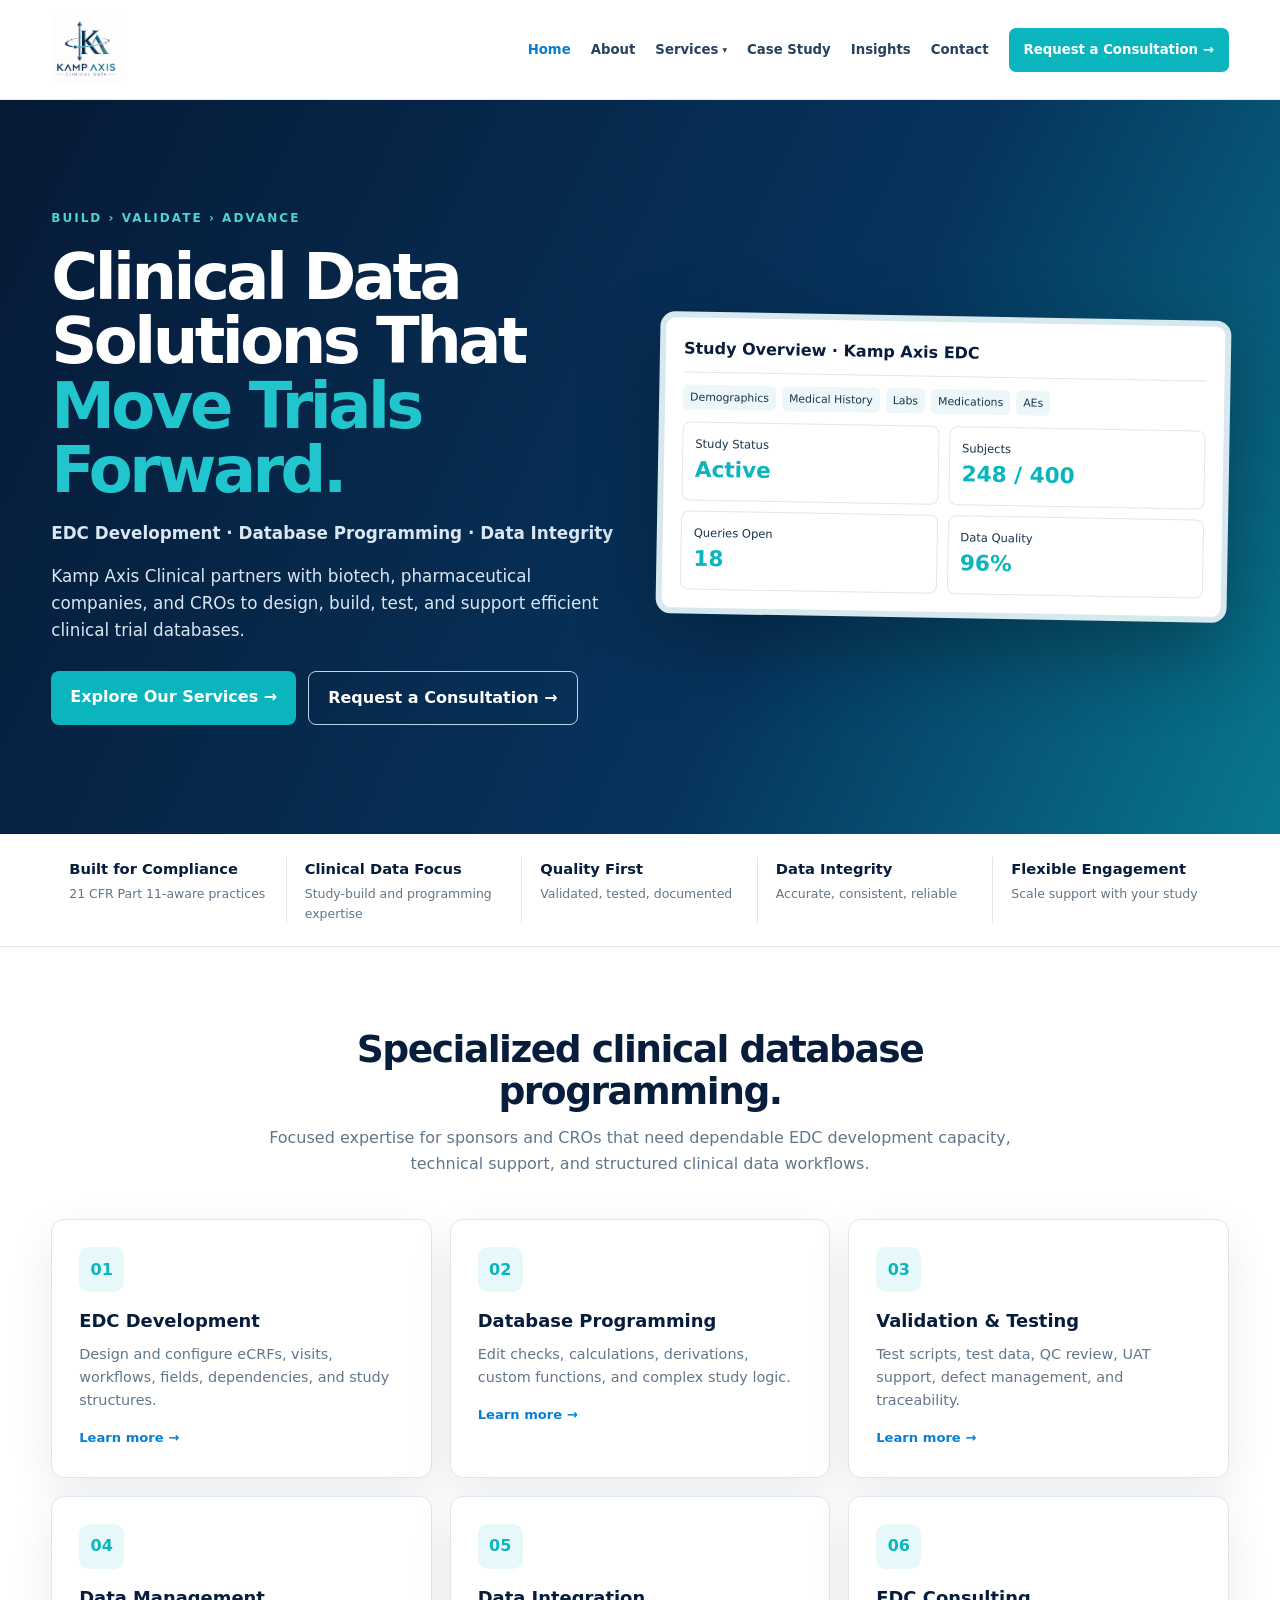
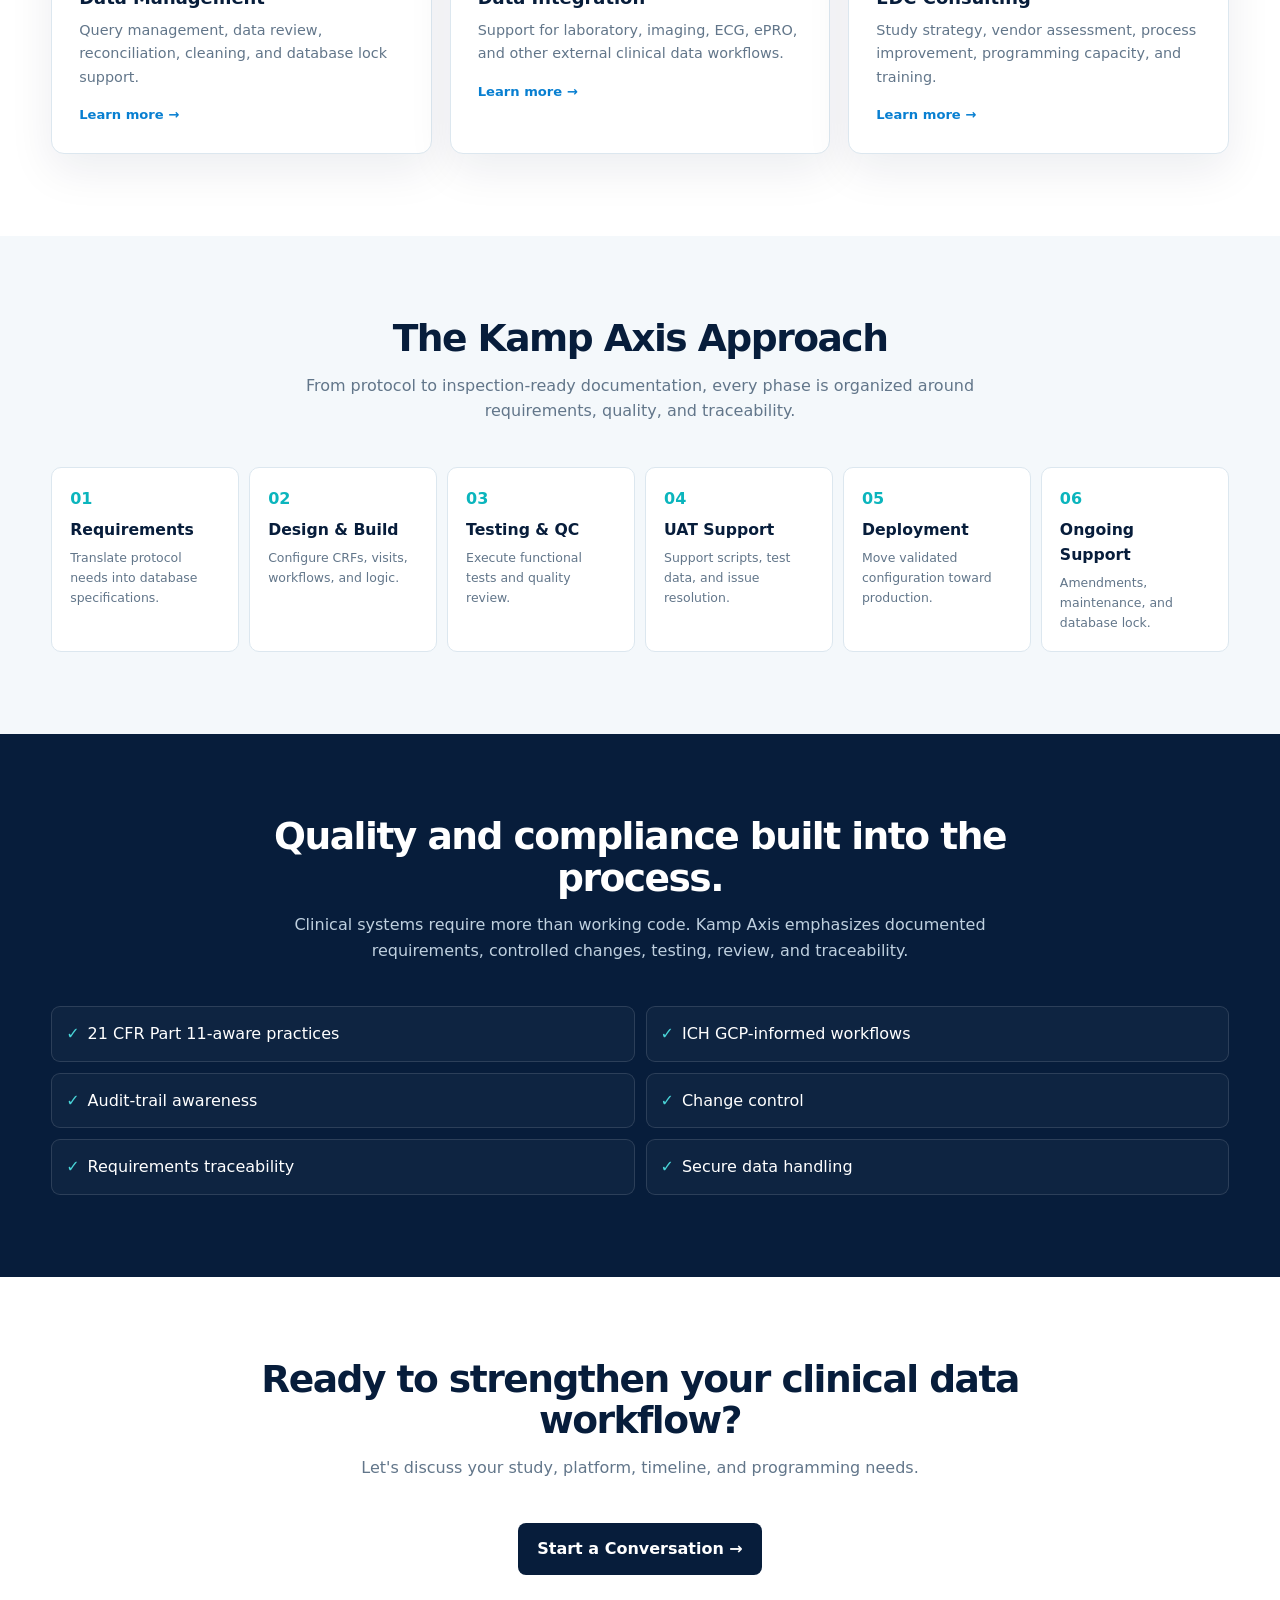
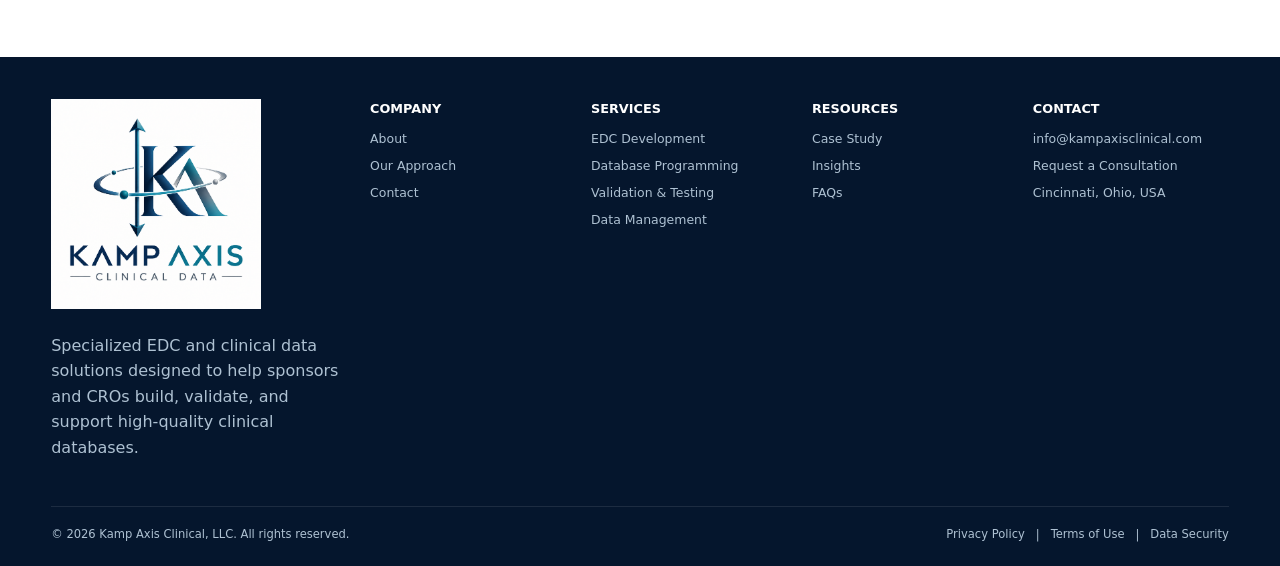
<file: index.html>
<!doctype html><html lang="en"><head><meta charset="utf-8"><meta name="viewport" content="width=device-width,initial-scale=1"><title>Home | Kamp Axis Clinical</title><meta name="description" content="Kamp Axis Clinical — clinical EDC development, database programming, validation, data management and consulting."><link rel="stylesheet" href="styles.css"></head><body>
<header><div class="container"><nav><a class="brand" href="index.html"><img src="kamp_axis_clinical_logo_full.svg" alt="Kamp Axis Clinical"></a><button class="menu" aria-label="Menu">☰</button><div class="nav"><a class="active" href="index.html">Home</a><a class="" href="about.html">About</a><div class="nav-dropdown"><button class="nav-dropdown-toggle" type="button" aria-haspopup="true" aria-expanded="false">Services <span class="caret">&#9662;</span></button><div class="nav-dropdown-menu"><a href="services.html">Services Overview</a><a href="edc-development.html">EDC Development</a><a href="database-programming.html">Database Programming</a><a href="quality-compliance.html">Quality & Compliance</a></div></div><a class="" href="case-study.html">Case Study</a><a class="" href="insights.html">Insights</a><a class="" href="contact.html">Contact</a><a class="nav-cta" href="contact.html">Request a Consultation →</a></div></nav></div></header>
<main>
<section class="hero"><div class="container hero-grid"><div><div class="eyebrow">BUILD › VALIDATE › ADVANCE</div><h1>Clinical Data Solutions That <span>Move Trials Forward.</span></h1><p><strong>EDC Development · Database Programming · Data Integrity</strong></p><p>Kamp Axis Clinical partners with biotech, pharmaceutical companies, and CROs to design, build, test, and support efficient clinical trial databases.</p><div class="actions"><a class="btn btn-primary" href="services.html">Explore Our Services →</a><a class="btn btn-outline" href="contact.html">Request a Consultation →</a></div></div>
<div class="hero-panel"><div class="panel-title">Study Overview · Kamp Axis EDC</div><div class="panel-tabs"><span>Demographics</span><span>Medical History</span><span>Labs</span><span>Medications</span><span>AEs</span></div><div class="metrics"><div class="metric">Study Status<b>Active</b></div><div class="metric">Subjects<b>248 / 400</b></div><div class="metric">Queries Open<b>18</b></div><div class="metric">Data Quality<b>96%</b></div></div></div></div></section>
<div class="trust"><div class="container trust-grid"><div class="trust-item"><strong>Built for Compliance</strong>21 CFR Part 11-aware practices</div><div class="trust-item"><strong>Clinical Data Focus</strong>Study-build and programming expertise</div><div class="trust-item"><strong>Quality First</strong>Validated, tested, documented</div><div class="trust-item"><strong>Data Integrity</strong>Accurate, consistent, reliable</div><div class="trust-item"><strong>Flexible Engagement</strong>Scale support with your study</div></div></div>
<section><div class="container"><div class="section-head"><h2>Specialized clinical database programming.</h2><p>Focused expertise for sponsors and CROs that need dependable EDC development capacity, technical support, and structured clinical data workflows.</p></div><div class="cards">
<div class="card"><div class="icon">01</div><h3>EDC Development</h3><p>Design and configure eCRFs, visits, workflows, fields, dependencies, and study structures.</p><a href="edc-development.html">Learn more →</a></div>
<div class="card"><div class="icon">02</div><h3>Database Programming</h3><p>Edit checks, calculations, derivations, custom functions, and complex study logic.</p><a href="database-programming.html">Learn more →</a></div>
<div class="card"><div class="icon">03</div><h3>Validation & Testing</h3><p>Test scripts, test data, QC review, UAT support, defect management, and traceability.</p><a href="quality-compliance.html">Learn more →</a></div>
<div class="card"><div class="icon">04</div><h3>Data Management</h3><p>Query management, data review, reconciliation, cleaning, and database lock support.</p><a href="services.html">Learn more →</a></div>
<div class="card"><div class="icon">05</div><h3>Data Integration</h3><p>Support for laboratory, imaging, ECG, ePRO, and other external clinical data workflows.</p><a href="services.html">Learn more →</a></div>
<div class="card"><div class="icon">06</div><h3>EDC Consulting</h3><p>Study strategy, vendor assessment, process improvement, programming capacity, and training.</p><a href="services.html">Learn more →</a></div>
</div></div></section>
<section class="band"><div class="container"><div class="section-head"><h2>The Kamp Axis Approach</h2><p>From protocol to inspection-ready documentation, every phase is organized around requirements, quality, and traceability.</p></div><div class="steps">
<div class="step"><div class="step-num">01</div><h3>Requirements</h3><p>Translate protocol needs into database specifications.</p></div><div class="step"><div class="step-num">02</div><h3>Design & Build</h3><p>Configure CRFs, visits, workflows, and logic.</p></div><div class="step"><div class="step-num">03</div><h3>Testing & QC</h3><p>Execute functional tests and quality review.</p></div><div class="step"><div class="step-num">04</div><h3>UAT Support</h3><p>Support scripts, test data, and issue resolution.</p></div><div class="step"><div class="step-num">05</div><h3>Deployment</h3><p>Move validated configuration toward production.</p></div><div class="step"><div class="step-num">06</div><h3>Ongoing Support</h3><p>Amendments, maintenance, and database lock.</p></div></div></div></section>
<section class="dark"><div class="container"><div class="section-head"><h2>Quality and compliance built into the process.</h2><p>Clinical systems require more than working code. Kamp Axis emphasizes documented requirements, controlled changes, testing, review, and traceability.</p></div><div class="checks"><div class="check"><span>✓</span>21 CFR Part 11-aware practices</div><div class="check"><span>✓</span>ICH GCP-informed workflows</div><div class="check"><span>✓</span>Audit-trail awareness</div><div class="check"><span>✓</span>Change control</div><div class="check"><span>✓</span>Requirements traceability</div><div class="check"><span>✓</span>Secure data handling</div></div></div></section>
<section><div class="container"><div class="section-head"><h2>Ready to strengthen your clinical data workflow?</h2><p>Let's discuss your study, platform, timeline, and programming needs.</p></div><div style="text-align:center"><a class="btn" style="background:var(--navy);color:#fff" href="contact.html">Start a Conversation →</a></div></div></section>
</main>
<footer><div class="container"><div class="footer-grid"><div><img class="footer-logo" src="kamp_axis_clinical_logo_full.svg" alt="Kamp Axis Clinical"><p class="small">Specialized EDC and clinical data solutions designed to help sponsors and CROs build, validate, and support high-quality clinical databases.</p></div>
<div class="footer-col"><h4>COMPANY</h4><a href="about.html">About</a><a href="about.html#approach">Our Approach</a><a href="contact.html">Contact</a></div>
<div class="footer-col"><h4>SERVICES</h4><a href="services.html">EDC Development</a><a href="database-programming.html">Database Programming</a><a href="quality-compliance.html">Validation & Testing</a><a href="services.html">Data Management</a></div>
<div class="footer-col"><h4>RESOURCES</h4><a href="case-study.html">Case Study</a><a href="insights.html">Insights</a><a href="insights.html#faq">FAQs</a></div>
<div class="footer-col"><h4>CONTACT</h4><a href="mailto:info@kampaxisclinical.com">info@kampaxisclinical.com</a><a href="contact.html">Request a Consultation</a><a href="contact.html">Cincinnati, Ohio, USA</a></div></div>
<div class="footer-bottom"><div>© 2026 Kamp Axis Clinical, LLC. All rights reserved.</div><div><a href="privacy.html">Privacy Policy</a> &nbsp; | &nbsp; <a href="terms.html">Terms of Use</a> &nbsp; | &nbsp; <a href="security.html">Data Security</a></div></div></div></footer><script src="script.js"></script></body></html>
</file>
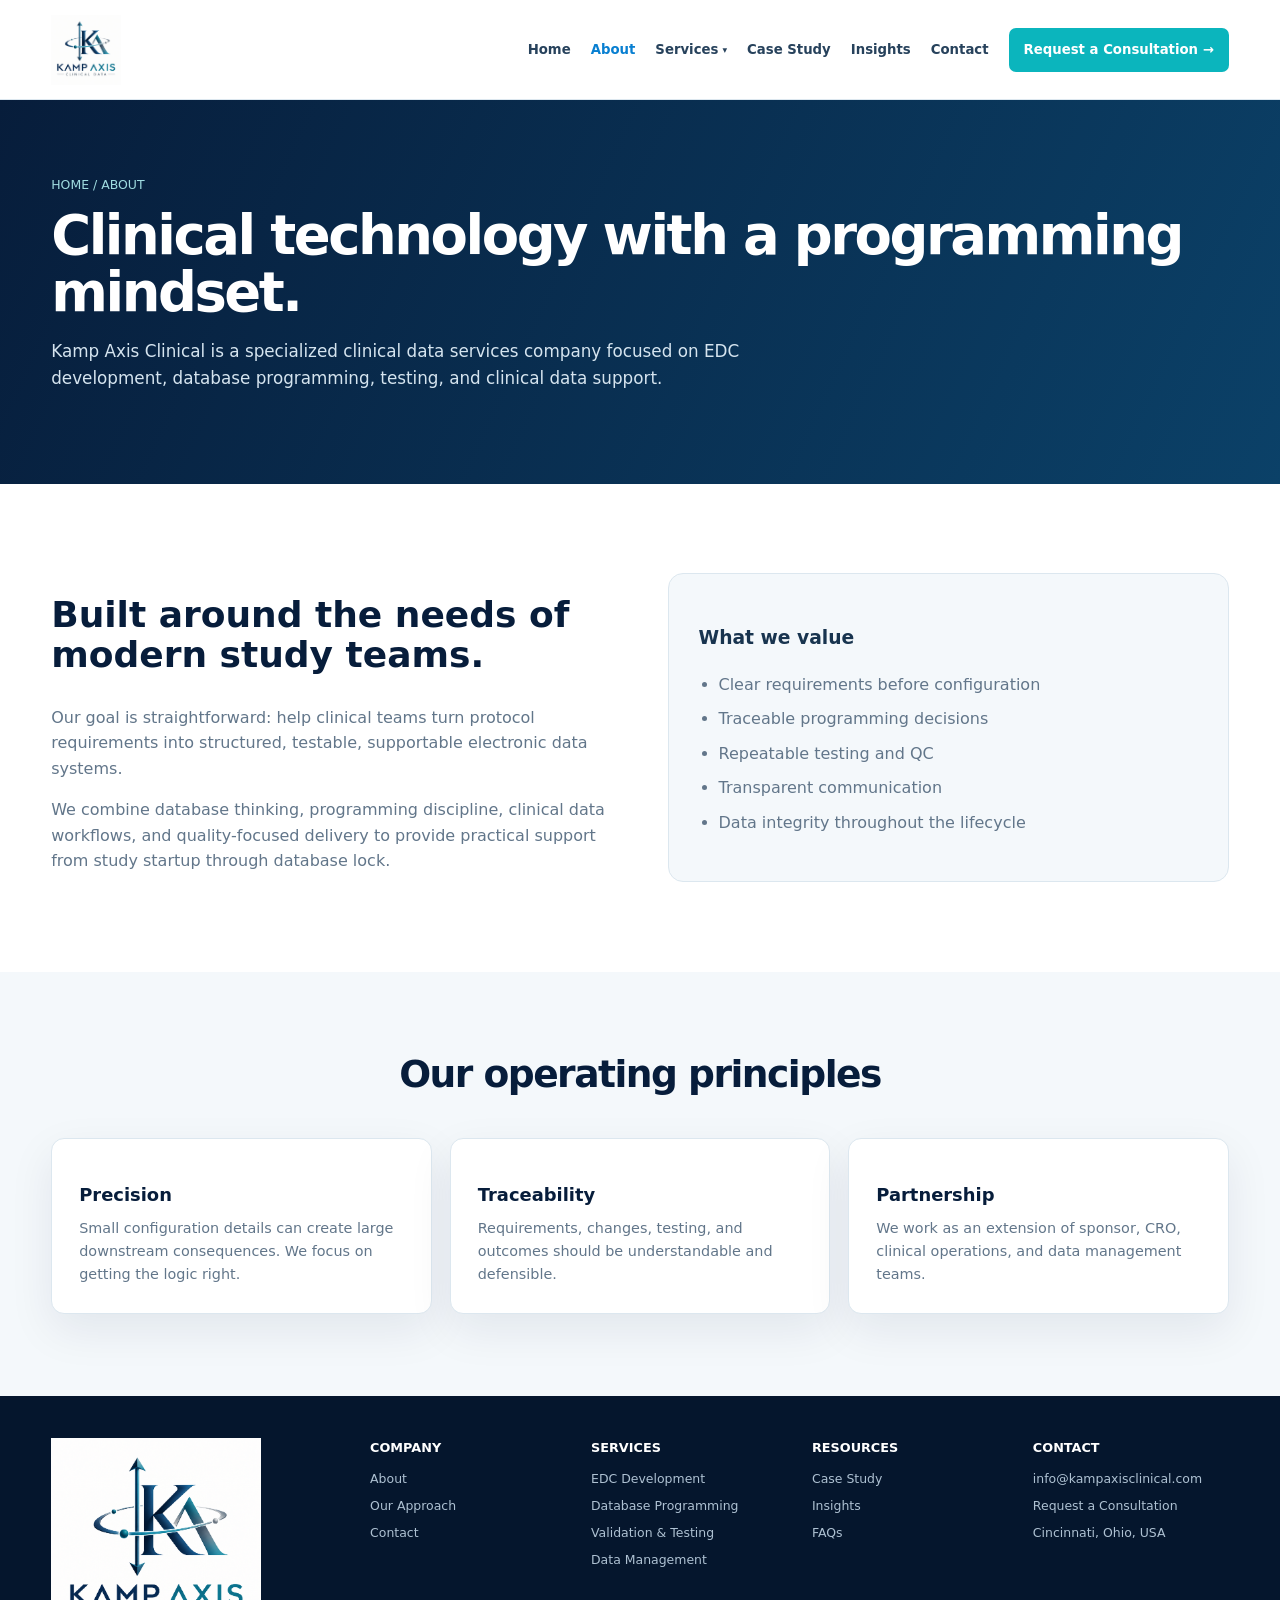
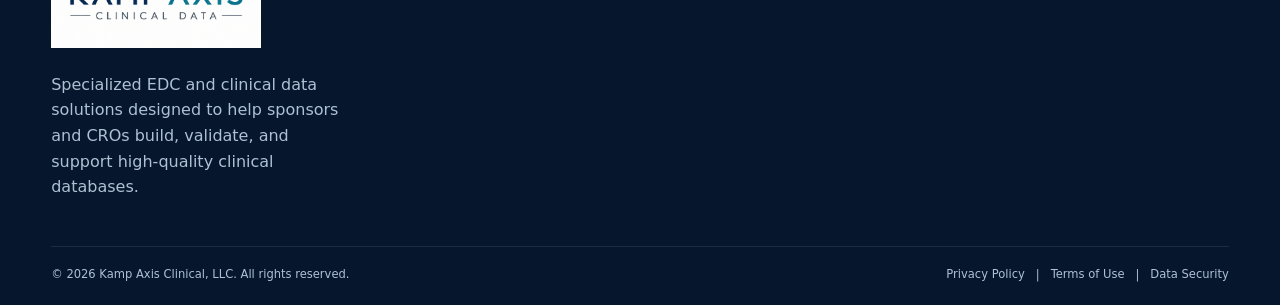
<file: about.html>
<!doctype html><html lang="en"><head><meta charset="utf-8"><meta name="viewport" content="width=device-width,initial-scale=1"><title>About | Kamp Axis Clinical</title><meta name="description" content="Kamp Axis Clinical — clinical EDC development, database programming, validation, data management and consulting."><link rel="stylesheet" href="styles.css"></head><body>
<header><div class="container"><nav><a class="brand" href="index.html"><img src="kamp_axis_clinical_logo_full.svg" alt="Kamp Axis Clinical"></a><button class="menu" aria-label="Menu">☰</button><div class="nav"><a class="" href="index.html">Home</a><a class="active" href="about.html">About</a><div class="nav-dropdown"><button class="nav-dropdown-toggle" type="button" aria-haspopup="true" aria-expanded="false">Services <span class="caret">&#9662;</span></button><div class="nav-dropdown-menu"><a href="services.html">Services Overview</a><a href="edc-development.html">EDC Development</a><a href="database-programming.html">Database Programming</a><a href="quality-compliance.html">Quality & Compliance</a></div></div><a class="" href="case-study.html">Case Study</a><a class="" href="insights.html">Insights</a><a class="" href="contact.html">Contact</a><a class="nav-cta" href="contact.html">Request a Consultation →</a></div></nav></div></header>
<main><section class="page-hero"><div class="container"><div class="breadcrumbs">HOME / ABOUT</div><h1>Clinical technology with a programming mindset.</h1><p>Kamp Axis Clinical is a specialized clinical data services company focused on EDC development, database programming, testing, and clinical data support.</p></div></section>
<section><div class="container split"><div><h2>Built around the needs of modern study teams.</h2><p>Our goal is straightforward: help clinical teams turn protocol requirements into structured, testable, supportable electronic data systems.</p><p>We combine database thinking, programming discipline, clinical data workflows, and quality-focused delivery to provide practical support from study startup through database lock.</p></div><div class="feature-box"><h3>What we value</h3><ul><li>Clear requirements before configuration</li><li>Traceable programming decisions</li><li>Repeatable testing and QC</li><li>Transparent communication</li><li>Data integrity throughout the lifecycle</li></ul></div></div></section>
<section class="band" id="approach"><div class="container"><div class="section-head"><h2>Our operating principles</h2></div><div class="cards"><div class="card"><h3>Precision</h3><p>Small configuration details can create large downstream consequences. We focus on getting the logic right.</p></div><div class="card"><h3>Traceability</h3><p>Requirements, changes, testing, and outcomes should be understandable and defensible.</p></div><div class="card"><h3>Partnership</h3><p>We work as an extension of sponsor, CRO, clinical operations, and data management teams.</p></div></div></div></section></main>
<footer><div class="container"><div class="footer-grid"><div><img class="footer-logo" src="kamp_axis_clinical_logo_full.svg" alt="Kamp Axis Clinical"><p class="small">Specialized EDC and clinical data solutions designed to help sponsors and CROs build, validate, and support high-quality clinical databases.</p></div>
<div class="footer-col"><h4>COMPANY</h4><a href="about.html">About</a><a href="about.html#approach">Our Approach</a><a href="contact.html">Contact</a></div>
<div class="footer-col"><h4>SERVICES</h4><a href="services.html">EDC Development</a><a href="database-programming.html">Database Programming</a><a href="quality-compliance.html">Validation & Testing</a><a href="services.html">Data Management</a></div>
<div class="footer-col"><h4>RESOURCES</h4><a href="case-study.html">Case Study</a><a href="insights.html">Insights</a><a href="insights.html#faq">FAQs</a></div>
<div class="footer-col"><h4>CONTACT</h4><a href="mailto:info@kampaxisclinical.com">info@kampaxisclinical.com</a><a href="contact.html">Request a Consultation</a><a href="contact.html">Cincinnati, Ohio, USA</a></div></div>
<div class="footer-bottom"><div>© 2026 Kamp Axis Clinical, LLC. All rights reserved.</div><div><a href="privacy.html">Privacy Policy</a> &nbsp; | &nbsp; <a href="terms.html">Terms of Use</a> &nbsp; | &nbsp; <a href="security.html">Data Security</a></div></div></div></footer><script src="script.js"></script></body></html>
</file>
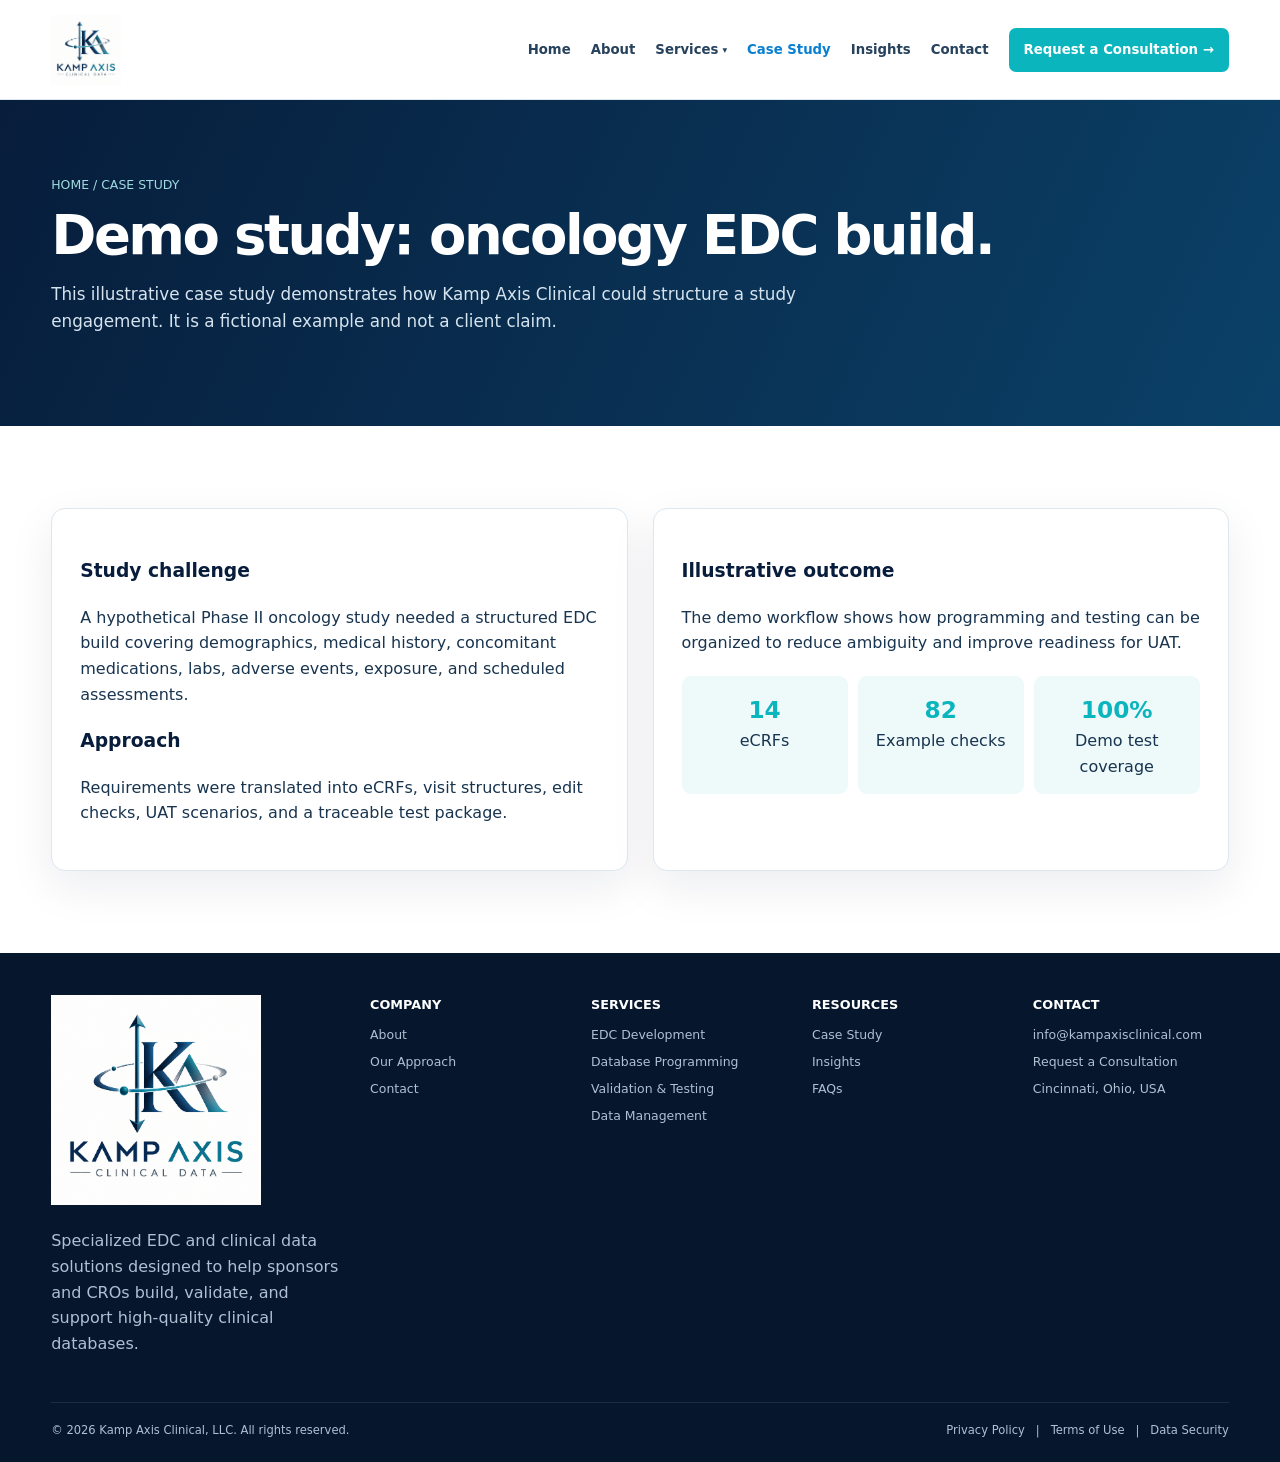
<file: case-study.html>
<!doctype html><html lang="en"><head><meta charset="utf-8"><meta name="viewport" content="width=device-width,initial-scale=1"><title>Case Study | Kamp Axis Clinical</title><meta name="description" content="Kamp Axis Clinical — clinical EDC development, database programming, validation, data management and consulting."><link rel="stylesheet" href="styles.css"></head><body>
<header><div class="container"><nav><a class="brand" href="index.html"><img src="kamp_axis_clinical_logo_full.svg" alt="Kamp Axis Clinical"></a><button class="menu" aria-label="Menu">☰</button><div class="nav"><a class="" href="index.html">Home</a><a class="" href="about.html">About</a><div class="nav-dropdown"><button class="nav-dropdown-toggle" type="button" aria-haspopup="true" aria-expanded="false">Services <span class="caret">&#9662;</span></button><div class="nav-dropdown-menu"><a href="services.html">Services Overview</a><a href="edc-development.html">EDC Development</a><a href="database-programming.html">Database Programming</a><a href="quality-compliance.html">Quality & Compliance</a></div></div><a class="active" href="case-study.html">Case Study</a><a class="" href="insights.html">Insights</a><a class="" href="contact.html">Contact</a><a class="nav-cta" href="contact.html">Request a Consultation →</a></div></nav></div></header>
<main><section class="page-hero"><div class="container"><div class="breadcrumbs">HOME / CASE STUDY</div><h1>Demo study: oncology EDC build.</h1><p>This illustrative case study demonstrates how Kamp Axis Clinical could structure a study engagement. It is a fictional example and not a client claim.</p></div></section>
<section><div class="container case"><div class="case-card"><h3>Study challenge</h3><p>A hypothetical Phase II oncology study needed a structured EDC build covering demographics, medical history, concomitant medications, labs, adverse events, exposure, and scheduled assessments.</p><h3>Approach</h3><p>Requirements were translated into eCRFs, visit structures, edit checks, UAT scenarios, and a traceable test package.</p></div><div class="case-card"><h3>Illustrative outcome</h3><p>The demo workflow shows how programming and testing can be organized to reduce ambiguity and improve readiness for UAT.</p><div class="results"><div class="result"><b>14</b>eCRFs</div><div class="result"><b>82</b>Example checks</div><div class="result"><b>100%</b>Demo test coverage</div></div></div></div></section></main>
<footer><div class="container"><div class="footer-grid"><div><img class="footer-logo" src="kamp_axis_clinical_logo_full.svg" alt="Kamp Axis Clinical"><p class="small">Specialized EDC and clinical data solutions designed to help sponsors and CROs build, validate, and support high-quality clinical databases.</p></div>
<div class="footer-col"><h4>COMPANY</h4><a href="about.html">About</a><a href="about.html#approach">Our Approach</a><a href="contact.html">Contact</a></div>
<div class="footer-col"><h4>SERVICES</h4><a href="services.html">EDC Development</a><a href="database-programming.html">Database Programming</a><a href="quality-compliance.html">Validation & Testing</a><a href="services.html">Data Management</a></div>
<div class="footer-col"><h4>RESOURCES</h4><a href="case-study.html">Case Study</a><a href="insights.html">Insights</a><a href="insights.html#faq">FAQs</a></div>
<div class="footer-col"><h4>CONTACT</h4><a href="mailto:info@kampaxisclinical.com">info@kampaxisclinical.com</a><a href="contact.html">Request a Consultation</a><a href="contact.html">Cincinnati, Ohio, USA</a></div></div>
<div class="footer-bottom"><div>© 2026 Kamp Axis Clinical, LLC. All rights reserved.</div><div><a href="privacy.html">Privacy Policy</a> &nbsp; | &nbsp; <a href="terms.html">Terms of Use</a> &nbsp; | &nbsp; <a href="security.html">Data Security</a></div></div></div></footer><script src="script.js"></script></body></html>
</file>
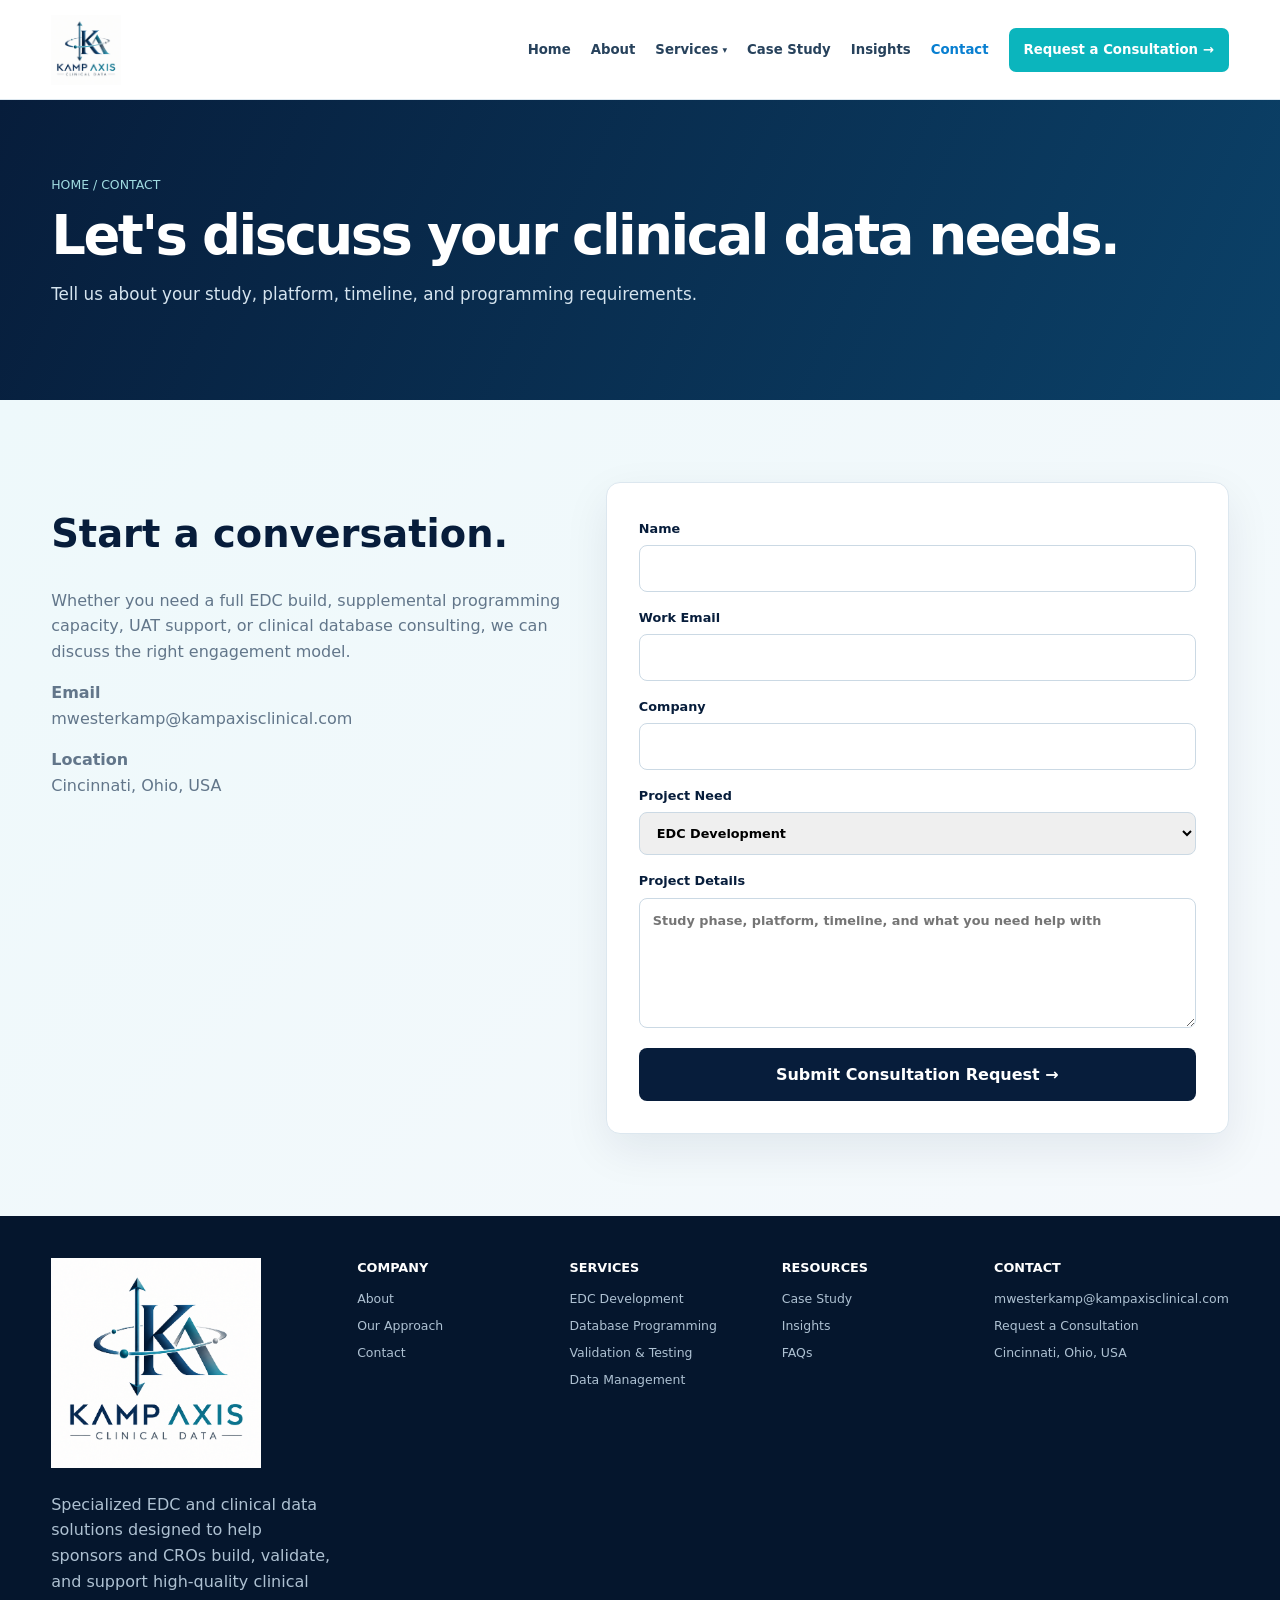
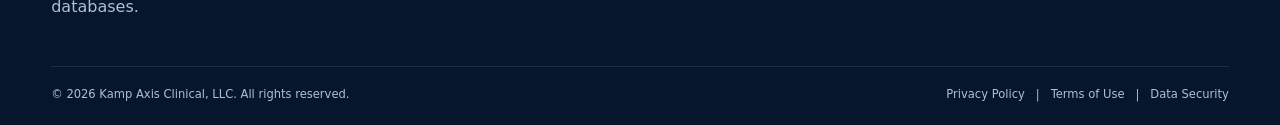
<file: contact.html>
<!doctype html><html lang="en"><head><meta charset="utf-8"><meta name="viewport" content="width=device-width,initial-scale=1"><title>Contact | Kamp Axis Clinical</title><meta name="description" content="Kamp Axis Clinical — clinical EDC development, database programming, validation, data management and consulting."><link rel="stylesheet" href="styles.css"></head><body>
<header><div class="container"><nav><a class="brand" href="index.html"><img src="kamp_axis_clinical_logo_full.svg" alt="Kamp Axis Clinical"></a><button class="menu" aria-label="Menu">☰</button><div class="nav"><a class="" href="index.html">Home</a><a class="" href="about.html">About</a><div class="nav-dropdown"><button class="nav-dropdown-toggle" type="button" aria-haspopup="true" aria-expanded="false">Services <span class="caret">&#9662;</span></button><div class="nav-dropdown-menu"><a href="services.html">Services Overview</a><a href="edc-development.html">EDC Development</a><a href="database-programming.html">Database Programming</a><a href="quality-compliance.html">Quality & Compliance</a></div></div><a class="" href="case-study.html">Case Study</a><a class="" href="insights.html">Insights</a><a class="active" href="contact.html">Contact</a><a class="nav-cta" href="contact.html">Request a Consultation →</a></div></nav></div></header>
<main><section class="page-hero"><div class="container"><div class="breadcrumbs">HOME / CONTACT</div><h1>Let's discuss your clinical data needs.</h1><p>Tell us about your study, platform, timeline, and programming requirements.</p></div></section>
<section class="form-wrap"><div class="container contact-grid"><div class="contact-info"><h2>Start a conversation.</h2><p>Whether you need a full EDC build, supplemental programming capacity, UAT support, or clinical database consulting, we can discuss the right engagement model.</p><p><strong>Email</strong><br>mwesterkamp@kampaxisclinical.com</p><p><strong>Location</strong><br>Cincinnati, Ohio, USA </p></div><form id="contactForm" action="https://formspree.io/f/mkjggdaq" method="POST"><div><label>Name<input required name="name"></label></div><div><label>Work Email<input required type="email" name="email"></label></div><div><label>Company<input name="company"></label></div><div><label>Project Need<select name="need"><option>EDC Development</option><option>Database Programming</option><option>Validation / UAT</option><option>Data Management</option><option>Consulting</option><option>Other</option></select></label></div><div><label>Project Details<textarea name="details" placeholder="Study phase, platform, timeline, and what you need help with"></textarea></label></div><input type="text" name="_gotcha" style="display:none !important" tabindex="-1" autocomplete="off"><button type="submit">Submit Consultation Request →</button><div class="form-status"></div></form></div></section></main>
<footer><div class="container"><div class="footer-grid"><div><img class="footer-logo" src="kamp_axis_clinical_logo_full.svg" alt="Kamp Axis Clinical"><p class="small">Specialized EDC and clinical data solutions designed to help sponsors and CROs build, validate, and support high-quality clinical databases.</p></div>
<div class="footer-col"><h4>COMPANY</h4><a href="about.html">About</a><a href="about.html#approach">Our Approach</a><a href="contact.html">Contact</a></div>
<div class="footer-col"><h4>SERVICES</h4><a href="services.html">EDC Development</a><a href="database-programming.html">Database Programming</a><a href="quality-compliance.html">Validation & Testing</a><a href="services.html">Data Management</a></div>
<div class="footer-col"><h4>RESOURCES</h4><a href="case-study.html">Case Study</a><a href="insights.html">Insights</a><a href="insights.html#faq">FAQs</a></div>
<div class="footer-col"><h4>CONTACT</h4><a href="mailto:mwesterkamp@kampaxisclinical.com">mwesterkamp@kampaxisclinical.com</a><a href="contact.html">Request a Consultation</a><a href="contact.html">Cincinnati, Ohio, USA</a></div></div>
<div class="footer-bottom"><div>© 2026 Kamp Axis Clinical, LLC. All rights reserved.</div><div><a href="privacy.html">Privacy Policy</a> &nbsp; | &nbsp; <a href="terms.html">Terms of Use</a> &nbsp; | &nbsp; <a href="security.html">Data Security</a></div></div></div></footer><script src="script.js"></script></body></html>
</file>
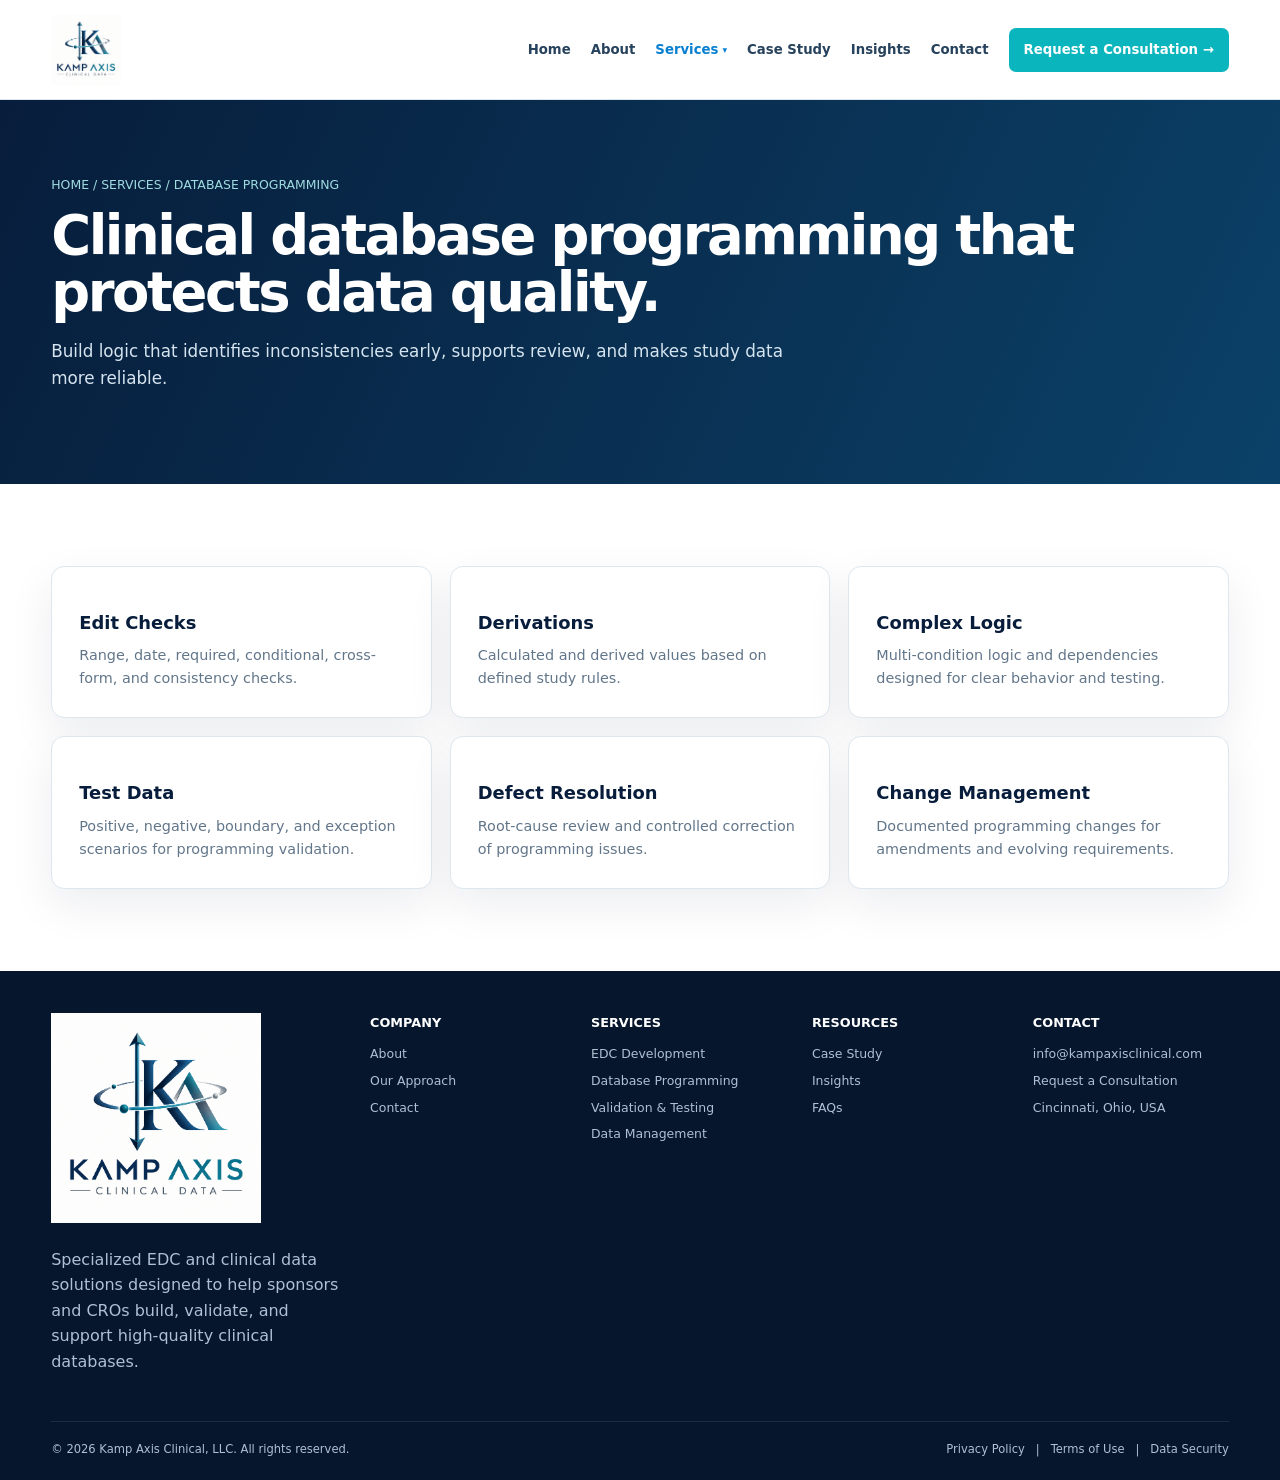
<file: database-programming.html>
<!doctype html><html lang="en"><head><meta charset="utf-8"><meta name="viewport" content="width=device-width,initial-scale=1"><title>Database Programming | Kamp Axis Clinical</title><meta name="description" content="Kamp Axis Clinical — clinical EDC development, database programming, validation, data management and consulting."><link rel="stylesheet" href="styles.css"></head><body>
<header><div class="container"><nav><a class="brand" href="index.html"><img src="kamp_axis_clinical_logo_full.svg" alt="Kamp Axis Clinical"></a><button class="menu" aria-label="Menu">☰</button><div class="nav"><a class="" href="index.html">Home</a><a class="" href="about.html">About</a><div class="nav-dropdown active-parent"><button class="nav-dropdown-toggle" type="button" aria-haspopup="true" aria-expanded="false">Services <span class="caret">&#9662;</span></button><div class="nav-dropdown-menu"><a href="services.html">Services Overview</a><a href="edc-development.html">EDC Development</a><a class="active" href="database-programming.html">Database Programming</a><a href="quality-compliance.html">Quality & Compliance</a></div></div><a class="" href="case-study.html">Case Study</a><a class="" href="insights.html">Insights</a><a class="" href="contact.html">Contact</a><a class="nav-cta" href="contact.html">Request a Consultation →</a></div></nav></div></header>
<main><section class="page-hero"><div class="container"><div class="breadcrumbs">HOME / SERVICES / DATABASE PROGRAMMING</div><h1>Clinical database programming that protects data quality.</h1><p>Build logic that identifies inconsistencies early, supports review, and makes study data more reliable.</p></div></section>
<section><div class="container"><div class="cards"><div class="card"><h3>Edit Checks</h3><p>Range, date, required, conditional, cross-form, and consistency checks.</p></div><div class="card"><h3>Derivations</h3><p>Calculated and derived values based on defined study rules.</p></div><div class="card"><h3>Complex Logic</h3><p>Multi-condition logic and dependencies designed for clear behavior and testing.</p></div><div class="card"><h3>Test Data</h3><p>Positive, negative, boundary, and exception scenarios for programming validation.</p></div><div class="card"><h3>Defect Resolution</h3><p>Root-cause review and controlled correction of programming issues.</p></div><div class="card"><h3>Change Management</h3><p>Documented programming changes for amendments and evolving requirements.</p></div></div></div></section></main>
<footer><div class="container"><div class="footer-grid"><div><img class="footer-logo" src="kamp_axis_clinical_logo_full.svg" alt="Kamp Axis Clinical"><p class="small">Specialized EDC and clinical data solutions designed to help sponsors and CROs build, validate, and support high-quality clinical databases.</p></div>
<div class="footer-col"><h4>COMPANY</h4><a href="about.html">About</a><a href="about.html#approach">Our Approach</a><a href="contact.html">Contact</a></div>
<div class="footer-col"><h4>SERVICES</h4><a href="services.html">EDC Development</a><a href="database-programming.html">Database Programming</a><a href="quality-compliance.html">Validation & Testing</a><a href="services.html">Data Management</a></div>
<div class="footer-col"><h4>RESOURCES</h4><a href="case-study.html">Case Study</a><a href="insights.html">Insights</a><a href="insights.html#faq">FAQs</a></div>
<div class="footer-col"><h4>CONTACT</h4><a href="mailto:info@kampaxisclinical.com">info@kampaxisclinical.com</a><a href="contact.html">Request a Consultation</a><a href="contact.html">Cincinnati, Ohio, USA</a></div></div>
<div class="footer-bottom"><div>© 2026 Kamp Axis Clinical, LLC. All rights reserved.</div><div><a href="privacy.html">Privacy Policy</a> &nbsp; | &nbsp; <a href="terms.html">Terms of Use</a> &nbsp; | &nbsp; <a href="security.html">Data Security</a></div></div></div></footer><script src="script.js"></script></body></html>
</file>
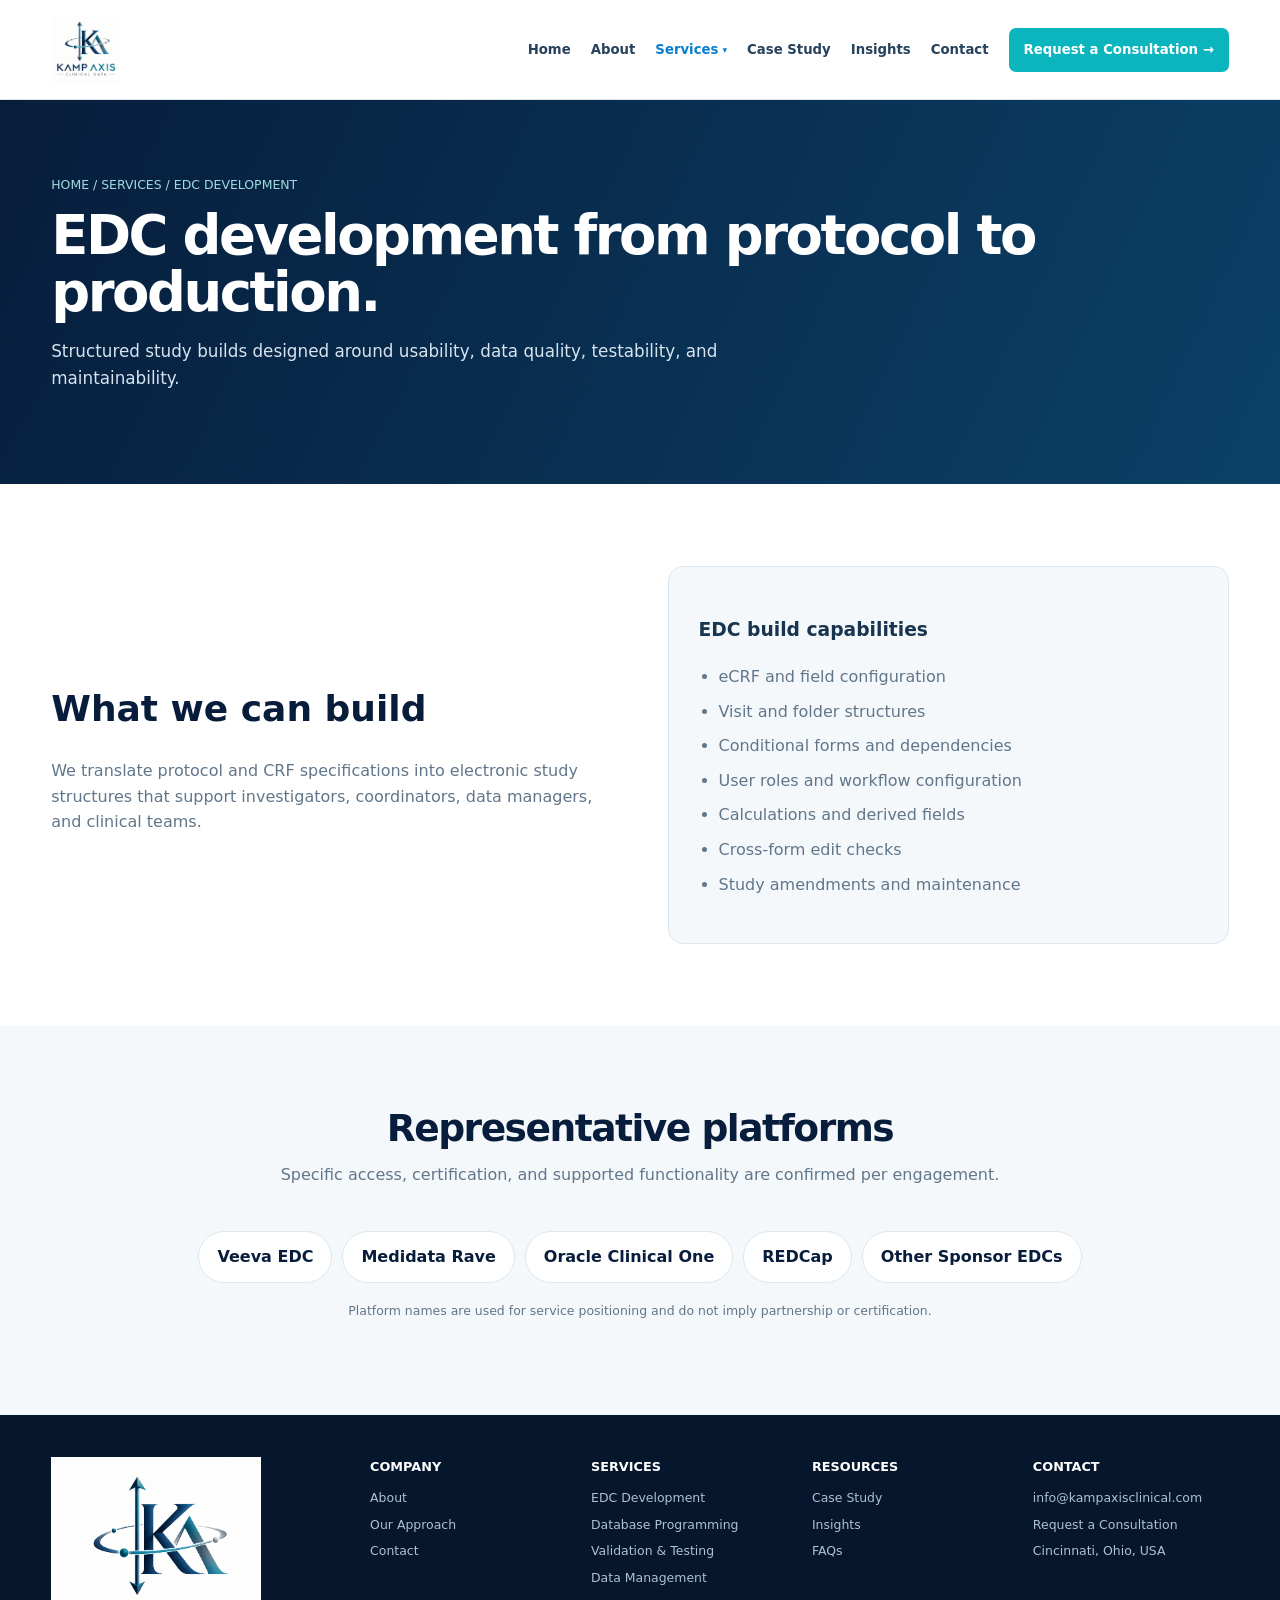
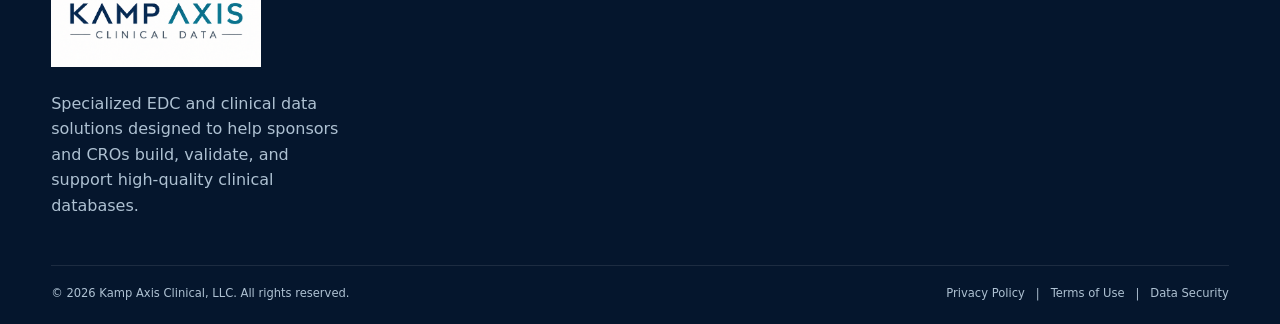
<file: edc-development.html>
<!doctype html><html lang="en"><head><meta charset="utf-8"><meta name="viewport" content="width=device-width,initial-scale=1"><title>EDC Development | Kamp Axis Clinical</title><meta name="description" content="Kamp Axis Clinical — clinical EDC development, database programming, validation, data management and consulting."><link rel="stylesheet" href="styles.css"></head><body>
<header><div class="container"><nav><a class="brand" href="index.html"><img src="kamp_axis_clinical_logo_full.svg" alt="Kamp Axis Clinical"></a><button class="menu" aria-label="Menu">☰</button><div class="nav"><a class="" href="index.html">Home</a><a class="" href="about.html">About</a><div class="nav-dropdown active-parent"><button class="nav-dropdown-toggle" type="button" aria-haspopup="true" aria-expanded="false">Services <span class="caret">&#9662;</span></button><div class="nav-dropdown-menu"><a href="services.html">Services Overview</a><a class="active" href="edc-development.html">EDC Development</a><a href="database-programming.html">Database Programming</a><a href="quality-compliance.html">Quality & Compliance</a></div></div><a class="" href="case-study.html">Case Study</a><a class="" href="insights.html">Insights</a><a class="" href="contact.html">Contact</a><a class="nav-cta" href="contact.html">Request a Consultation →</a></div></nav></div></header>
<main><section class="page-hero"><div class="container"><div class="breadcrumbs">HOME / SERVICES / EDC DEVELOPMENT</div><h1>EDC development from protocol to production.</h1><p>Structured study builds designed around usability, data quality, testability, and maintainability.</p></div></section>
<section><div class="container split"><div><h2>What we can build</h2><p>We translate protocol and CRF specifications into electronic study structures that support investigators, coordinators, data managers, and clinical teams.</p></div><div class="feature-box"><h3>EDC build capabilities</h3><ul><li>eCRF and field configuration</li><li>Visit and folder structures</li><li>Conditional forms and dependencies</li><li>User roles and workflow configuration</li><li>Calculations and derived fields</li><li>Cross-form edit checks</li><li>Study amendments and maintenance</li></ul></div></div></section>
<section class="band"><div class="container"><div class="section-head"><h2>Representative platforms</h2><p>Specific access, certification, and supported functionality are confirmed per engagement.</p></div><div class="platforms"><span class="pill">Veeva EDC</span><span class="pill">Medidata Rave</span><span class="pill">Oracle Clinical One</span><span class="pill">REDCap</span><span class="pill">Other Sponsor EDCs</span></div><p class="note">Platform names are used for service positioning and do not imply partnership or certification.</p></div></section></main>
<footer><div class="container"><div class="footer-grid"><div><img class="footer-logo" src="kamp_axis_clinical_logo_full.svg" alt="Kamp Axis Clinical"><p class="small">Specialized EDC and clinical data solutions designed to help sponsors and CROs build, validate, and support high-quality clinical databases.</p></div>
<div class="footer-col"><h4>COMPANY</h4><a href="about.html">About</a><a href="about.html#approach">Our Approach</a><a href="contact.html">Contact</a></div>
<div class="footer-col"><h4>SERVICES</h4><a href="services.html">EDC Development</a><a href="database-programming.html">Database Programming</a><a href="quality-compliance.html">Validation & Testing</a><a href="services.html">Data Management</a></div>
<div class="footer-col"><h4>RESOURCES</h4><a href="case-study.html">Case Study</a><a href="insights.html">Insights</a><a href="insights.html#faq">FAQs</a></div>
<div class="footer-col"><h4>CONTACT</h4><a href="mailto:info@kampaxisclinical.com">info@kampaxisclinical.com</a><a href="contact.html">Request a Consultation</a><a href="contact.html">Cincinnati, Ohio, USA</a></div></div>
<div class="footer-bottom"><div>© 2026 Kamp Axis Clinical, LLC. All rights reserved.</div><div><a href="privacy.html">Privacy Policy</a> &nbsp; | &nbsp; <a href="terms.html">Terms of Use</a> &nbsp; | &nbsp; <a href="security.html">Data Security</a></div></div></div></footer><script src="script.js"></script></body></html>
</file>
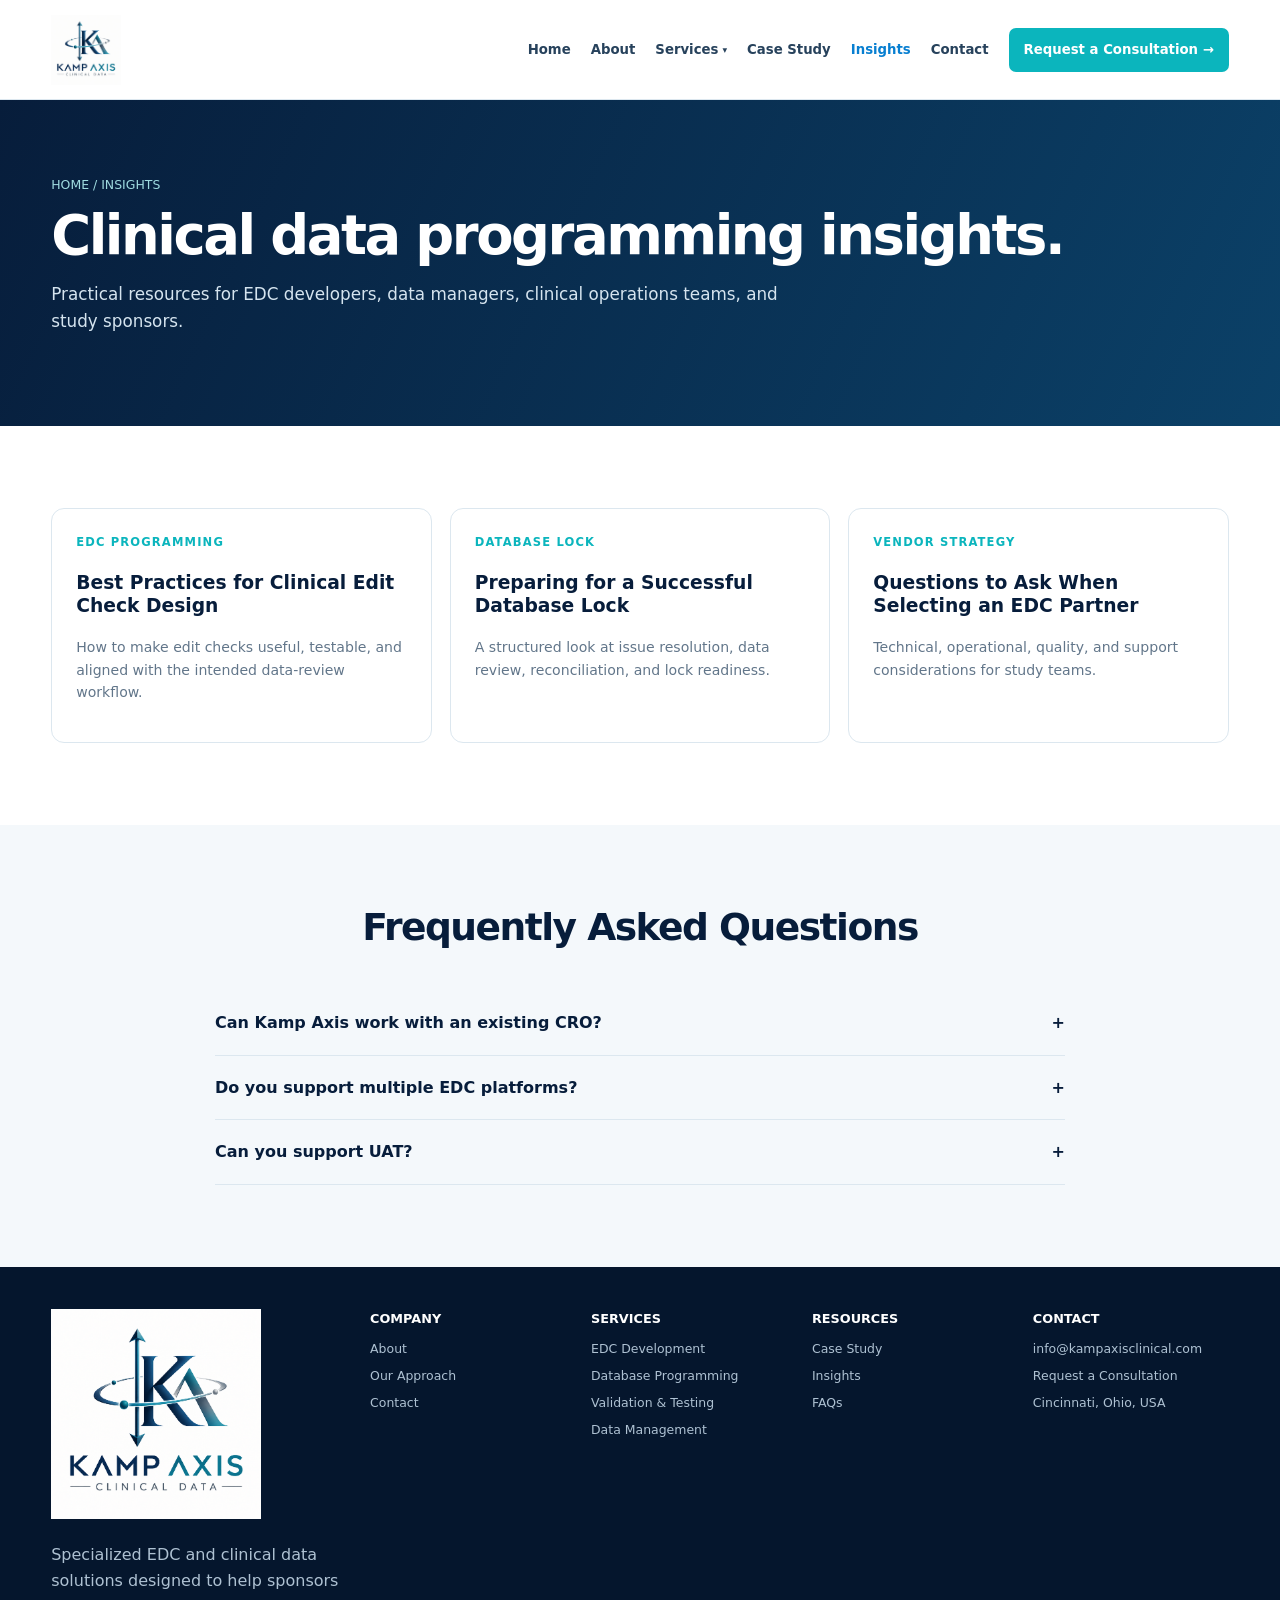
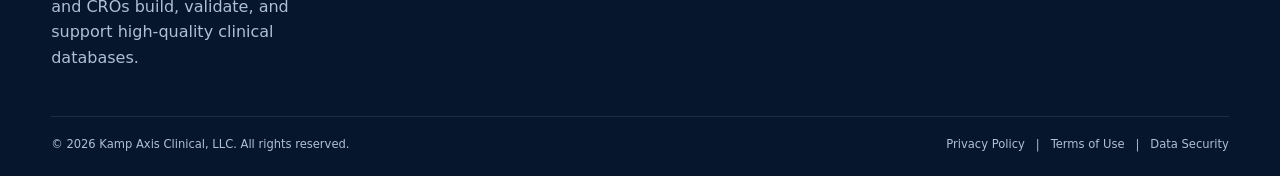
<file: insights.html>
<!doctype html><html lang="en"><head><meta charset="utf-8"><meta name="viewport" content="width=device-width,initial-scale=1"><title>Insights | Kamp Axis Clinical</title><meta name="description" content="Kamp Axis Clinical — clinical EDC development, database programming, validation, data management and consulting."><link rel="stylesheet" href="styles.css"></head><body>
<header><div class="container"><nav><a class="brand" href="index.html"><img src="kamp_axis_clinical_logo_full.svg" alt="Kamp Axis Clinical"></a><button class="menu" aria-label="Menu">☰</button><div class="nav"><a class="" href="index.html">Home</a><a class="" href="about.html">About</a><div class="nav-dropdown"><button class="nav-dropdown-toggle" type="button" aria-haspopup="true" aria-expanded="false">Services <span class="caret">&#9662;</span></button><div class="nav-dropdown-menu"><a href="services.html">Services Overview</a><a href="edc-development.html">EDC Development</a><a href="database-programming.html">Database Programming</a><a href="quality-compliance.html">Quality & Compliance</a></div></div><a class="" href="case-study.html">Case Study</a><a class="active" href="insights.html">Insights</a><a class="" href="contact.html">Contact</a><a class="nav-cta" href="contact.html">Request a Consultation →</a></div></nav></div></header>
<main><section class="page-hero"><div class="container"><div class="breadcrumbs">HOME / INSIGHTS</div><h1>Clinical data programming insights.</h1><p>Practical resources for EDC developers, data managers, clinical operations teams, and study sponsors.</p></div></section>
<section><div class="container article-grid"><article class="article"><div class="tag">EDC Programming</div><h3>Best Practices for Clinical Edit Check Design</h3><p>How to make edit checks useful, testable, and aligned with the intended data-review workflow.</p></article><article class="article"><div class="tag">Database Lock</div><h3>Preparing for a Successful Database Lock</h3><p>A structured look at issue resolution, data review, reconciliation, and lock readiness.</p></article><article class="article"><div class="tag">Vendor Strategy</div><h3>Questions to Ask When Selecting an EDC Partner</h3><p>Technical, operational, quality, and support considerations for study teams.</p></article></div></section>
<section id="faq" class="band"><div class="container"><div class="section-head"><h2>Frequently Asked Questions</h2></div><div class="faq"><div class="faq-item"><button class="faq-q">Can Kamp Axis work with an existing CRO? <span>+</span></button><div class="faq-a">Yes. The model is designed to complement sponsor, CRO, clinical operations, and data management teams.</div></div><div class="faq-item"><button class="faq-q">Do you support multiple EDC platforms? <span>+</span></button><div class="faq-a">The service model is platform-focused but system-agnostic. Specific access and supported functionality are confirmed for each engagement.</div></div><div class="faq-item"><button class="faq-q">Can you support UAT? <span>+</span></button><div class="faq-a">Yes. Representative services include test scenario development, test data preparation, execution support, defect tracking, and traceability.</div></div></div></div></section></main>
<footer><div class="container"><div class="footer-grid"><div><img class="footer-logo" src="kamp_axis_clinical_logo_full.svg" alt="Kamp Axis Clinical"><p class="small">Specialized EDC and clinical data solutions designed to help sponsors and CROs build, validate, and support high-quality clinical databases.</p></div>
<div class="footer-col"><h4>COMPANY</h4><a href="about.html">About</a><a href="about.html#approach">Our Approach</a><a href="contact.html">Contact</a></div>
<div class="footer-col"><h4>SERVICES</h4><a href="services.html">EDC Development</a><a href="database-programming.html">Database Programming</a><a href="quality-compliance.html">Validation & Testing</a><a href="services.html">Data Management</a></div>
<div class="footer-col"><h4>RESOURCES</h4><a href="case-study.html">Case Study</a><a href="insights.html">Insights</a><a href="insights.html#faq">FAQs</a></div>
<div class="footer-col"><h4>CONTACT</h4><a href="mailto:info@kampaxisclinical.com">info@kampaxisclinical.com</a><a href="contact.html">Request a Consultation</a><a href="contact.html">Cincinnati, Ohio, USA</a></div></div>
<div class="footer-bottom"><div>© 2026 Kamp Axis Clinical, LLC. All rights reserved.</div><div><a href="privacy.html">Privacy Policy</a> &nbsp; | &nbsp; <a href="terms.html">Terms of Use</a> &nbsp; | &nbsp; <a href="security.html">Data Security</a></div></div></div></footer><script src="script.js"></script></body></html>
</file>
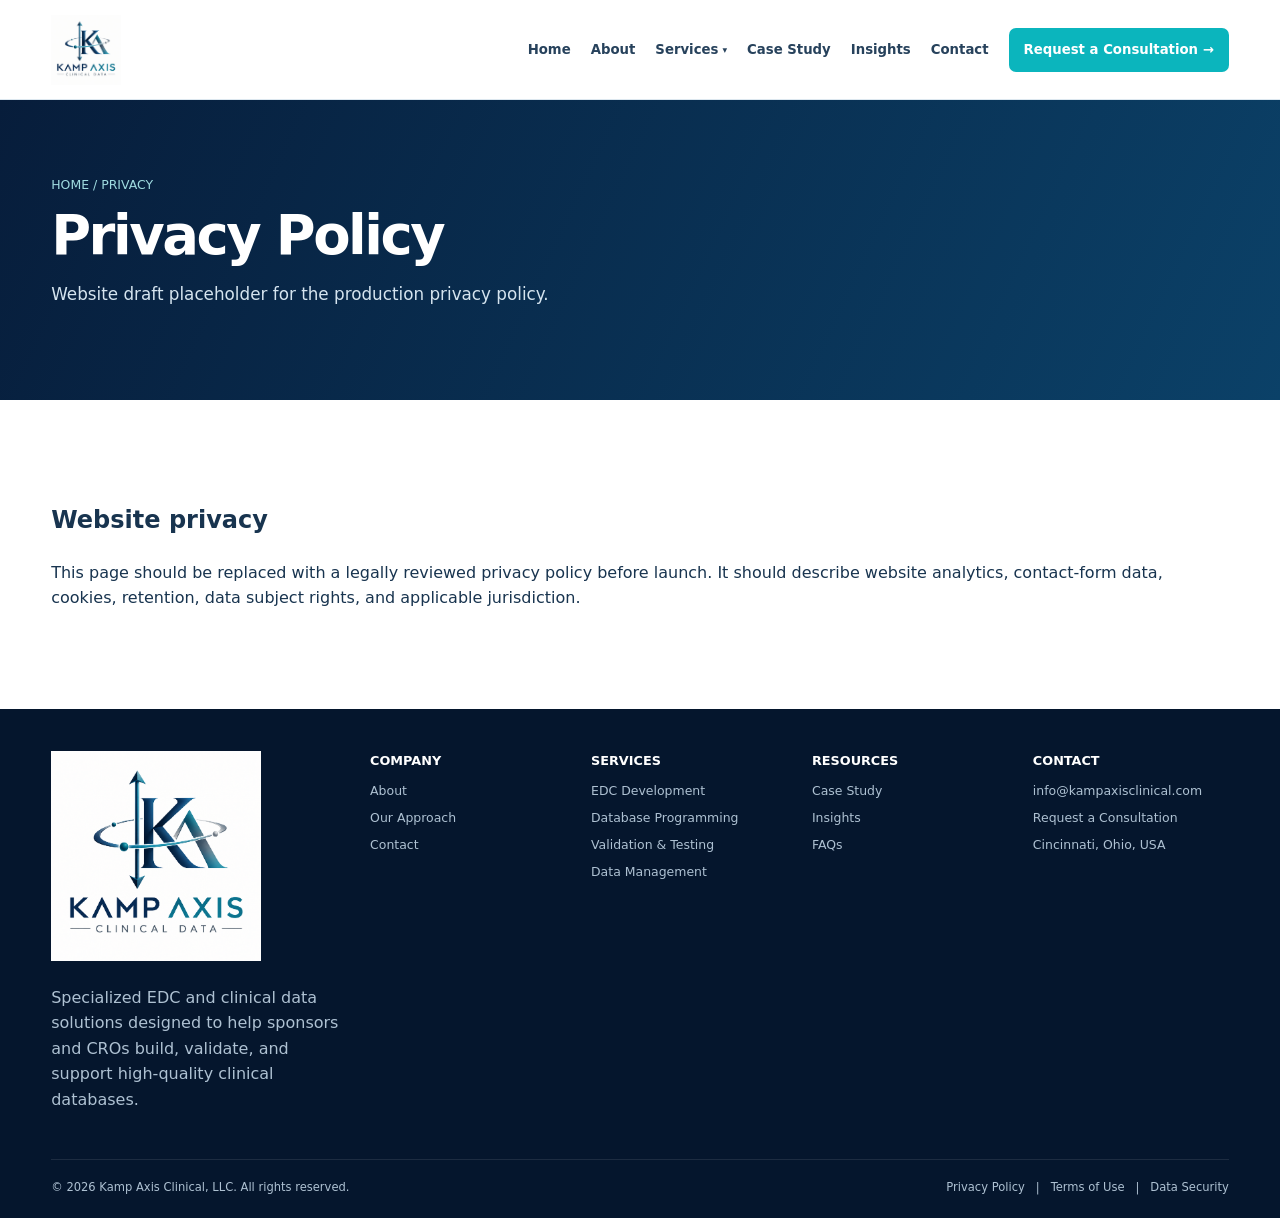
<file: privacy.html>
<!doctype html><html lang="en"><head><meta charset="utf-8"><meta name="viewport" content="width=device-width,initial-scale=1"><title>Privacy Policy | Kamp Axis Clinical</title><meta name="description" content="Kamp Axis Clinical — clinical EDC development, database programming, validation, data management and consulting."><link rel="stylesheet" href="styles.css"></head><body>
<header><div class="container"><nav><a class="brand" href="index.html"><img src="kamp_axis_clinical_logo_full.svg" alt="Kamp Axis Clinical"></a><button class="menu" aria-label="Menu">☰</button><div class="nav"><a class="" href="index.html">Home</a><a class="" href="about.html">About</a><div class="nav-dropdown"><button class="nav-dropdown-toggle" type="button" aria-haspopup="true" aria-expanded="false">Services <span class="caret">&#9662;</span></button><div class="nav-dropdown-menu"><a href="services.html">Services Overview</a><a href="edc-development.html">EDC Development</a><a href="database-programming.html">Database Programming</a><a href="quality-compliance.html">Quality & Compliance</a></div></div><a class="" href="case-study.html">Case Study</a><a class="" href="insights.html">Insights</a><a class="" href="contact.html">Contact</a><a class="nav-cta" href="contact.html">Request a Consultation →</a></div></nav></div></header>
<main><section class="page-hero"><div class="container"><div class="breadcrumbs">HOME / PRIVACY</div><h1>Privacy Policy</h1><p>Website draft placeholder for the production privacy policy.</p></div></section><section><div class="container"><h2>Website privacy</h2><p>This page should be replaced with a legally reviewed privacy policy before launch. It should describe website analytics, contact-form data, cookies, retention, data subject rights, and applicable jurisdiction.</p></div></section></main>
<footer><div class="container"><div class="footer-grid"><div><img class="footer-logo" src="kamp_axis_clinical_logo_full.svg" alt="Kamp Axis Clinical"><p class="small">Specialized EDC and clinical data solutions designed to help sponsors and CROs build, validate, and support high-quality clinical databases.</p></div>
<div class="footer-col"><h4>COMPANY</h4><a href="about.html">About</a><a href="about.html#approach">Our Approach</a><a href="contact.html">Contact</a></div>
<div class="footer-col"><h4>SERVICES</h4><a href="services.html">EDC Development</a><a href="database-programming.html">Database Programming</a><a href="quality-compliance.html">Validation & Testing</a><a href="services.html">Data Management</a></div>
<div class="footer-col"><h4>RESOURCES</h4><a href="case-study.html">Case Study</a><a href="insights.html">Insights</a><a href="insights.html#faq">FAQs</a></div>
<div class="footer-col"><h4>CONTACT</h4><a href="mailto:info@kampaxisclinical.com">info@kampaxisclinical.com</a><a href="contact.html">Request a Consultation</a><a href="contact.html">Cincinnati, Ohio, USA</a></div></div>
<div class="footer-bottom"><div>© 2026 Kamp Axis Clinical, LLC. All rights reserved.</div><div><a href="privacy.html">Privacy Policy</a> &nbsp; | &nbsp; <a href="terms.html">Terms of Use</a> &nbsp; | &nbsp; <a href="security.html">Data Security</a></div></div></div></footer><script src="script.js"></script></body></html>
</file>
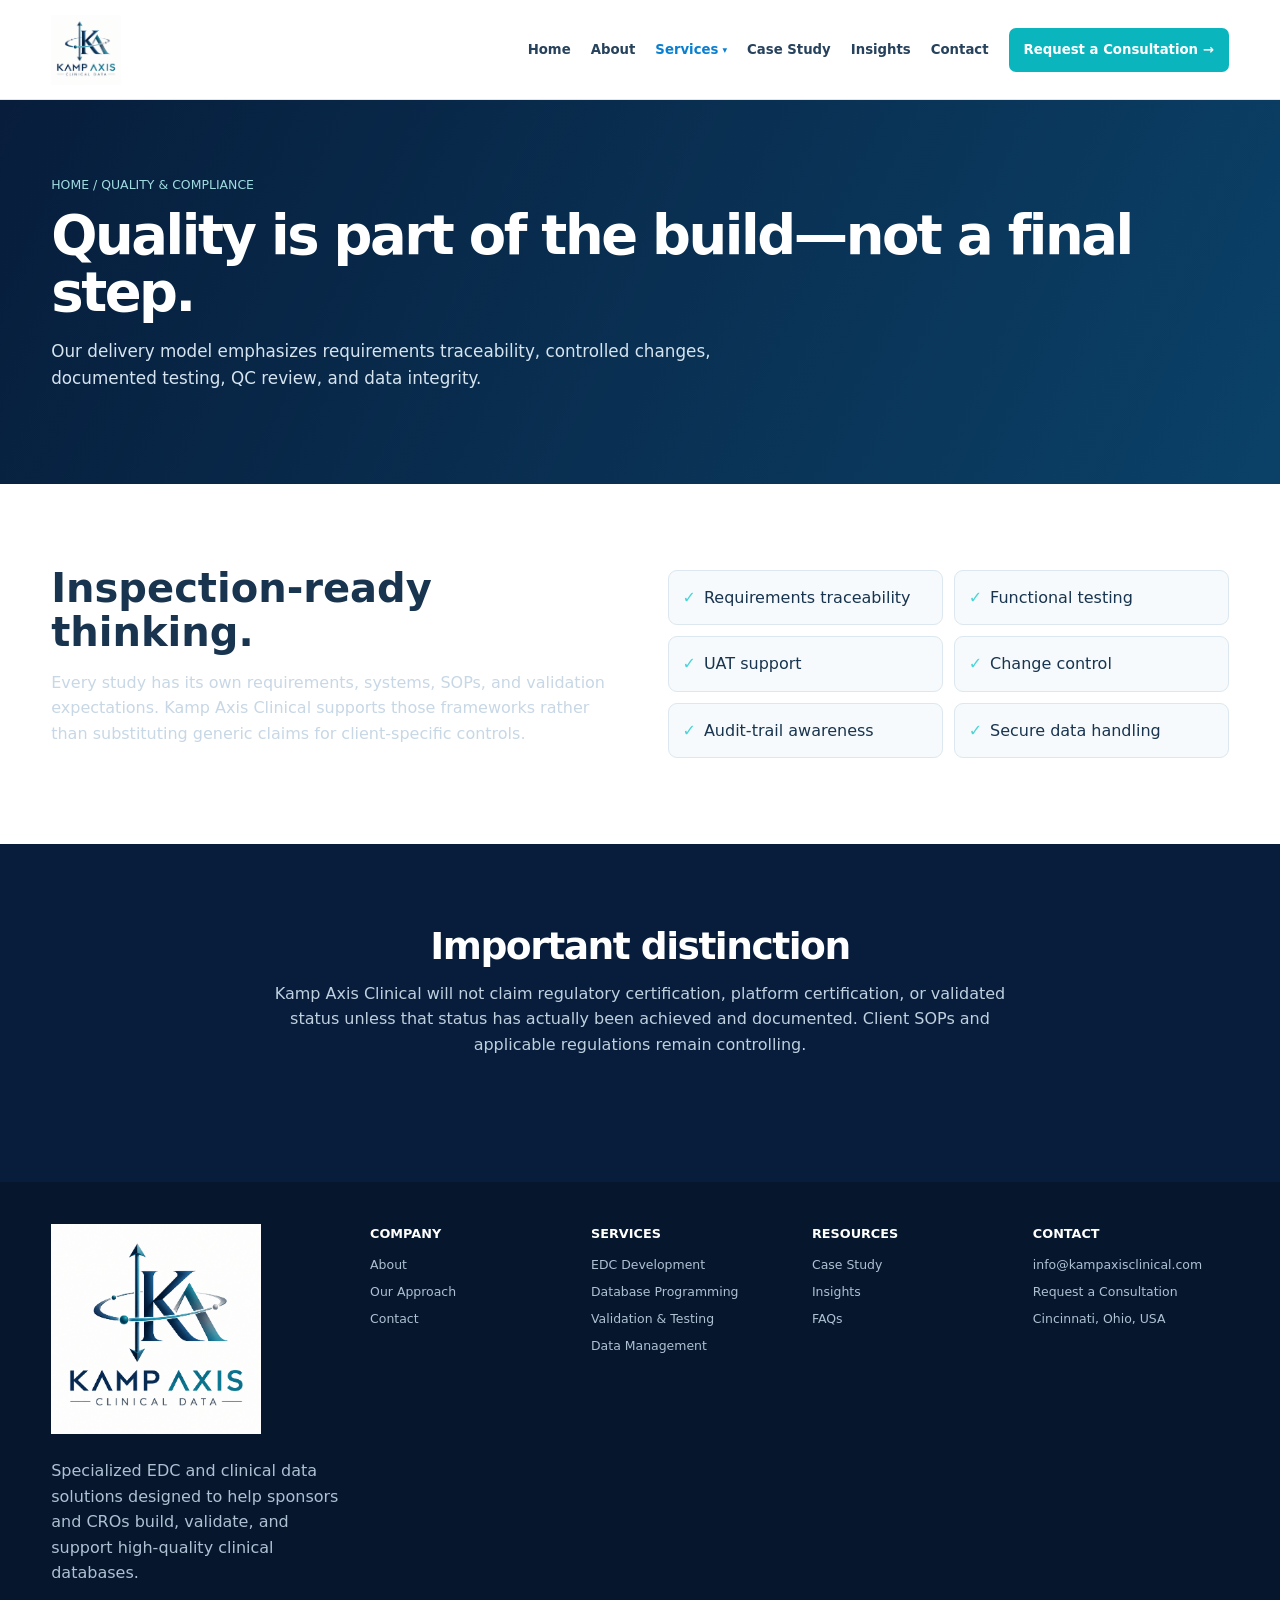
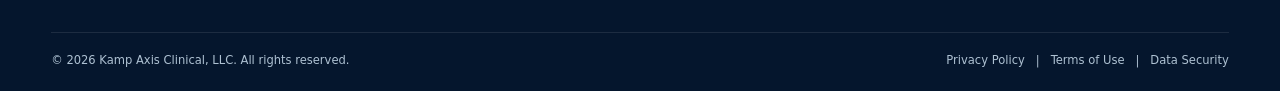
<file: quality-compliance.html>
<!doctype html><html lang="en"><head><meta charset="utf-8"><meta name="viewport" content="width=device-width,initial-scale=1"><title>Quality & Compliance | Kamp Axis Clinical</title><meta name="description" content="Kamp Axis Clinical — clinical EDC development, database programming, validation, data management and consulting."><link rel="stylesheet" href="styles.css"></head><body>
<header><div class="container"><nav><a class="brand" href="index.html"><img src="kamp_axis_clinical_logo_full.svg" alt="Kamp Axis Clinical"></a><button class="menu" aria-label="Menu">☰</button><div class="nav"><a class="" href="index.html">Home</a><a class="" href="about.html">About</a><div class="nav-dropdown active-parent"><button class="nav-dropdown-toggle" type="button" aria-haspopup="true" aria-expanded="false">Services <span class="caret">&#9662;</span></button><div class="nav-dropdown-menu"><a href="services.html">Services Overview</a><a href="edc-development.html">EDC Development</a><a href="database-programming.html">Database Programming</a><a class="active" href="quality-compliance.html">Quality & Compliance</a></div></div><a class="" href="case-study.html">Case Study</a><a class="" href="insights.html">Insights</a><a class="" href="contact.html">Contact</a><a class="nav-cta" href="contact.html">Request a Consultation →</a></div></nav></div></header>
<main><section class="page-hero"><div class="container"><div class="breadcrumbs">HOME / QUALITY & COMPLIANCE</div><h1>Quality is part of the build—not a final step.</h1><p>Our delivery model emphasizes requirements traceability, controlled changes, documented testing, QC review, and data integrity.</p></div></section>
<section><div class="container quality-grid"><div class="quality-copy"><h2>Inspection-ready thinking.</h2><p>Every study has its own requirements, systems, SOPs, and validation expectations. Kamp Axis Clinical supports those frameworks rather than substituting generic claims for client-specific controls.</p></div><div class="checks" style="color:var(--ink)"><div class="check" style="background:#f6fafc;border-color:var(--line)"><span>✓</span>Requirements traceability</div><div class="check" style="background:#f6fafc;border-color:var(--line)"><span>✓</span>Functional testing</div><div class="check" style="background:#f6fafc;border-color:var(--line)"><span>✓</span>UAT support</div><div class="check" style="background:#f6fafc;border-color:var(--line)"><span>✓</span>Change control</div><div class="check" style="background:#f6fafc;border-color:var(--line)"><span>✓</span>Audit-trail awareness</div><div class="check" style="background:#f6fafc;border-color:var(--line)"><span>✓</span>Secure data handling</div></div></div></section>
<section class="dark"><div class="container"><div class="section-head"><h2>Important distinction</h2><p>Kamp Axis Clinical will not claim regulatory certification, platform certification, or validated status unless that status has actually been achieved and documented. Client SOPs and applicable regulations remain controlling.</p></div></div></section></main>
<footer><div class="container"><div class="footer-grid"><div><img class="footer-logo" src="kamp_axis_clinical_logo_full.svg" alt="Kamp Axis Clinical"><p class="small">Specialized EDC and clinical data solutions designed to help sponsors and CROs build, validate, and support high-quality clinical databases.</p></div>
<div class="footer-col"><h4>COMPANY</h4><a href="about.html">About</a><a href="about.html#approach">Our Approach</a><a href="contact.html">Contact</a></div>
<div class="footer-col"><h4>SERVICES</h4><a href="services.html">EDC Development</a><a href="database-programming.html">Database Programming</a><a href="quality-compliance.html">Validation & Testing</a><a href="services.html">Data Management</a></div>
<div class="footer-col"><h4>RESOURCES</h4><a href="case-study.html">Case Study</a><a href="insights.html">Insights</a><a href="insights.html#faq">FAQs</a></div>
<div class="footer-col"><h4>CONTACT</h4><a href="mailto:info@kampaxisclinical.com">info@kampaxisclinical.com</a><a href="contact.html">Request a Consultation</a><a href="contact.html">Cincinnati, Ohio, USA</a></div></div>
<div class="footer-bottom"><div>© 2026 Kamp Axis Clinical, LLC. All rights reserved.</div><div><a href="privacy.html">Privacy Policy</a> &nbsp; | &nbsp; <a href="terms.html">Terms of Use</a> &nbsp; | &nbsp; <a href="security.html">Data Security</a></div></div></div></footer><script src="script.js"></script></body></html>
</file>
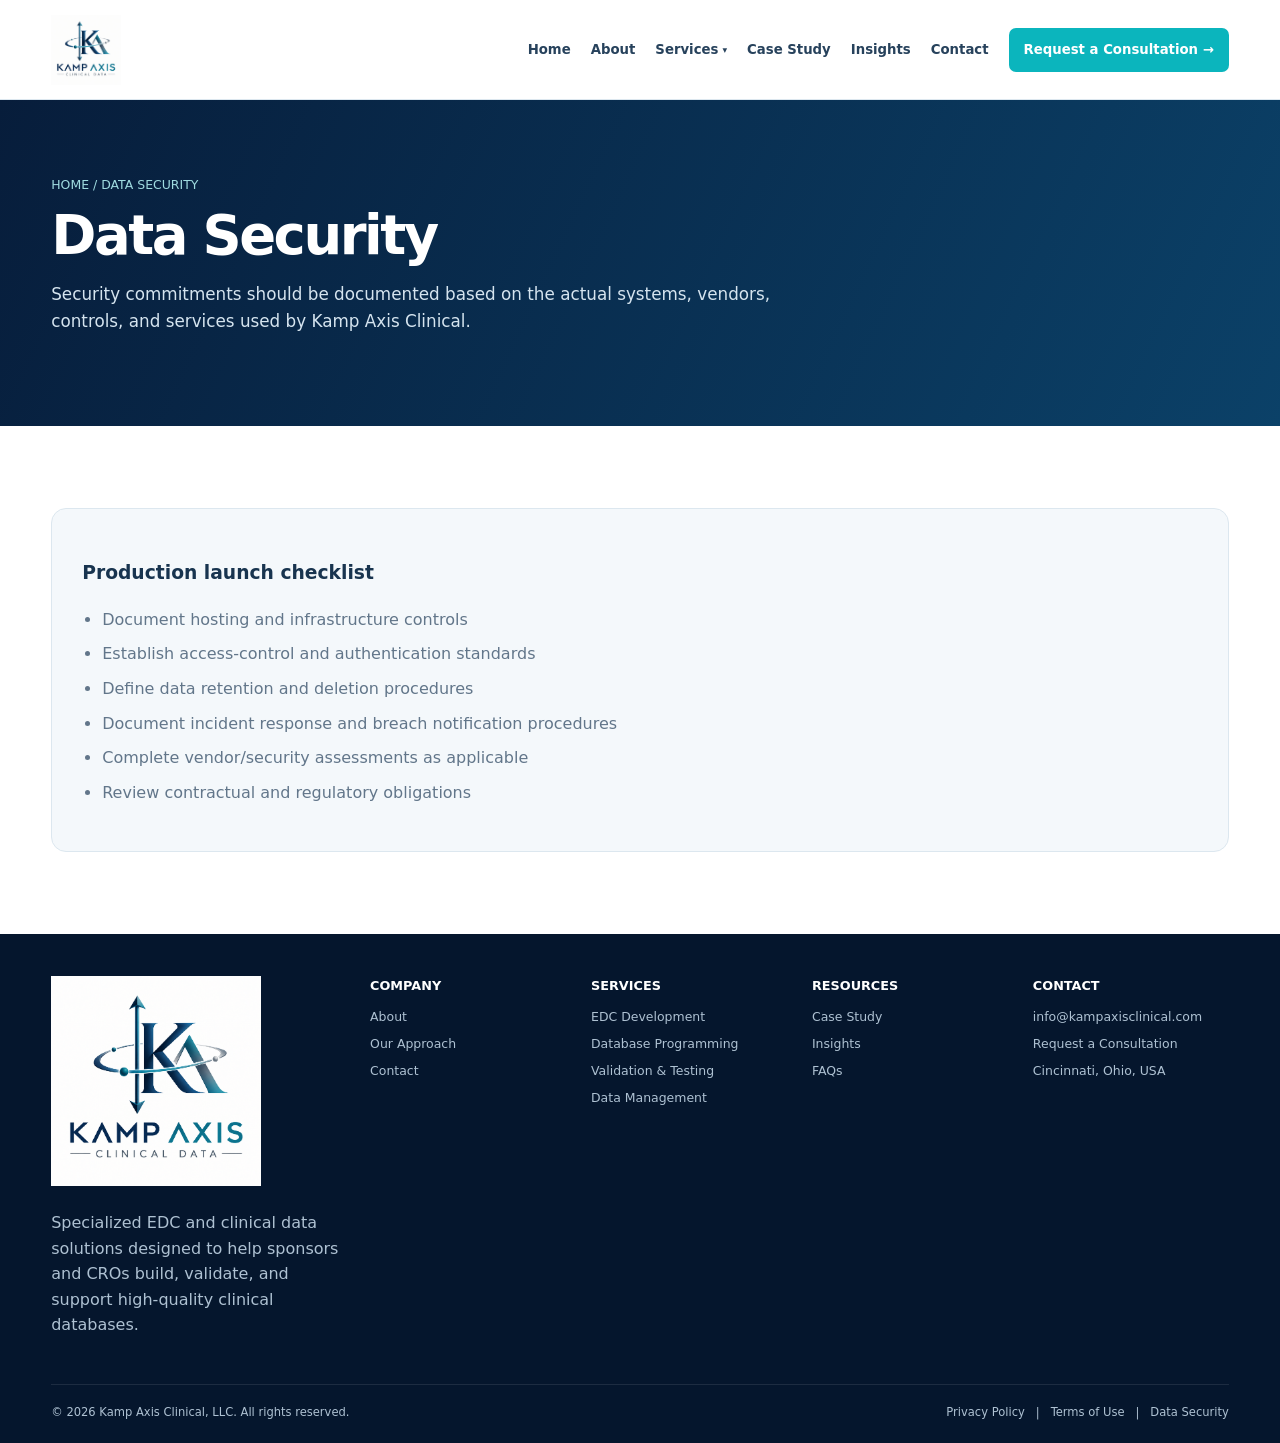
<file: security.html>
<!doctype html><html lang="en"><head><meta charset="utf-8"><meta name="viewport" content="width=device-width,initial-scale=1"><title>Data Security | Kamp Axis Clinical</title><meta name="description" content="Kamp Axis Clinical — clinical EDC development, database programming, validation, data management and consulting."><link rel="stylesheet" href="styles.css"></head><body>
<header><div class="container"><nav><a class="brand" href="index.html"><img src="kamp_axis_clinical_logo_full.svg" alt="Kamp Axis Clinical"></a><button class="menu" aria-label="Menu">☰</button><div class="nav"><a class="" href="index.html">Home</a><a class="" href="about.html">About</a><div class="nav-dropdown"><button class="nav-dropdown-toggle" type="button" aria-haspopup="true" aria-expanded="false">Services <span class="caret">&#9662;</span></button><div class="nav-dropdown-menu"><a href="services.html">Services Overview</a><a href="edc-development.html">EDC Development</a><a href="database-programming.html">Database Programming</a><a href="quality-compliance.html">Quality & Compliance</a></div></div><a class="" href="case-study.html">Case Study</a><a class="" href="insights.html">Insights</a><a class="" href="contact.html">Contact</a><a class="nav-cta" href="contact.html">Request a Consultation →</a></div></nav></div></header>
<main><section class="page-hero"><div class="container"><div class="breadcrumbs">HOME / DATA SECURITY</div><h1>Data Security</h1><p>Security commitments should be documented based on the actual systems, vendors, controls, and services used by Kamp Axis Clinical.</p></div></section><section><div class="container"><div class="feature-box"><h3>Production launch checklist</h3><ul><li>Document hosting and infrastructure controls</li><li>Establish access-control and authentication standards</li><li>Define data retention and deletion procedures</li><li>Document incident response and breach notification procedures</li><li>Complete vendor/security assessments as applicable</li><li>Review contractual and regulatory obligations</li></ul></div></div></section></main>
<footer><div class="container"><div class="footer-grid"><div><img class="footer-logo" src="kamp_axis_clinical_logo_full.svg" alt="Kamp Axis Clinical"><p class="small">Specialized EDC and clinical data solutions designed to help sponsors and CROs build, validate, and support high-quality clinical databases.</p></div>
<div class="footer-col"><h4>COMPANY</h4><a href="about.html">About</a><a href="about.html#approach">Our Approach</a><a href="contact.html">Contact</a></div>
<div class="footer-col"><h4>SERVICES</h4><a href="services.html">EDC Development</a><a href="database-programming.html">Database Programming</a><a href="quality-compliance.html">Validation & Testing</a><a href="services.html">Data Management</a></div>
<div class="footer-col"><h4>RESOURCES</h4><a href="case-study.html">Case Study</a><a href="insights.html">Insights</a><a href="insights.html#faq">FAQs</a></div>
<div class="footer-col"><h4>CONTACT</h4><a href="mailto:info@kampaxisclinical.com">info@kampaxisclinical.com</a><a href="contact.html">Request a Consultation</a><a href="contact.html">Cincinnati, Ohio, USA</a></div></div>
<div class="footer-bottom"><div>© 2026 Kamp Axis Clinical, LLC. All rights reserved.</div><div><a href="privacy.html">Privacy Policy</a> &nbsp; | &nbsp; <a href="terms.html">Terms of Use</a> &nbsp; | &nbsp; <a href="security.html">Data Security</a></div></div></div></footer><script src="script.js"></script></body></html>
</file>
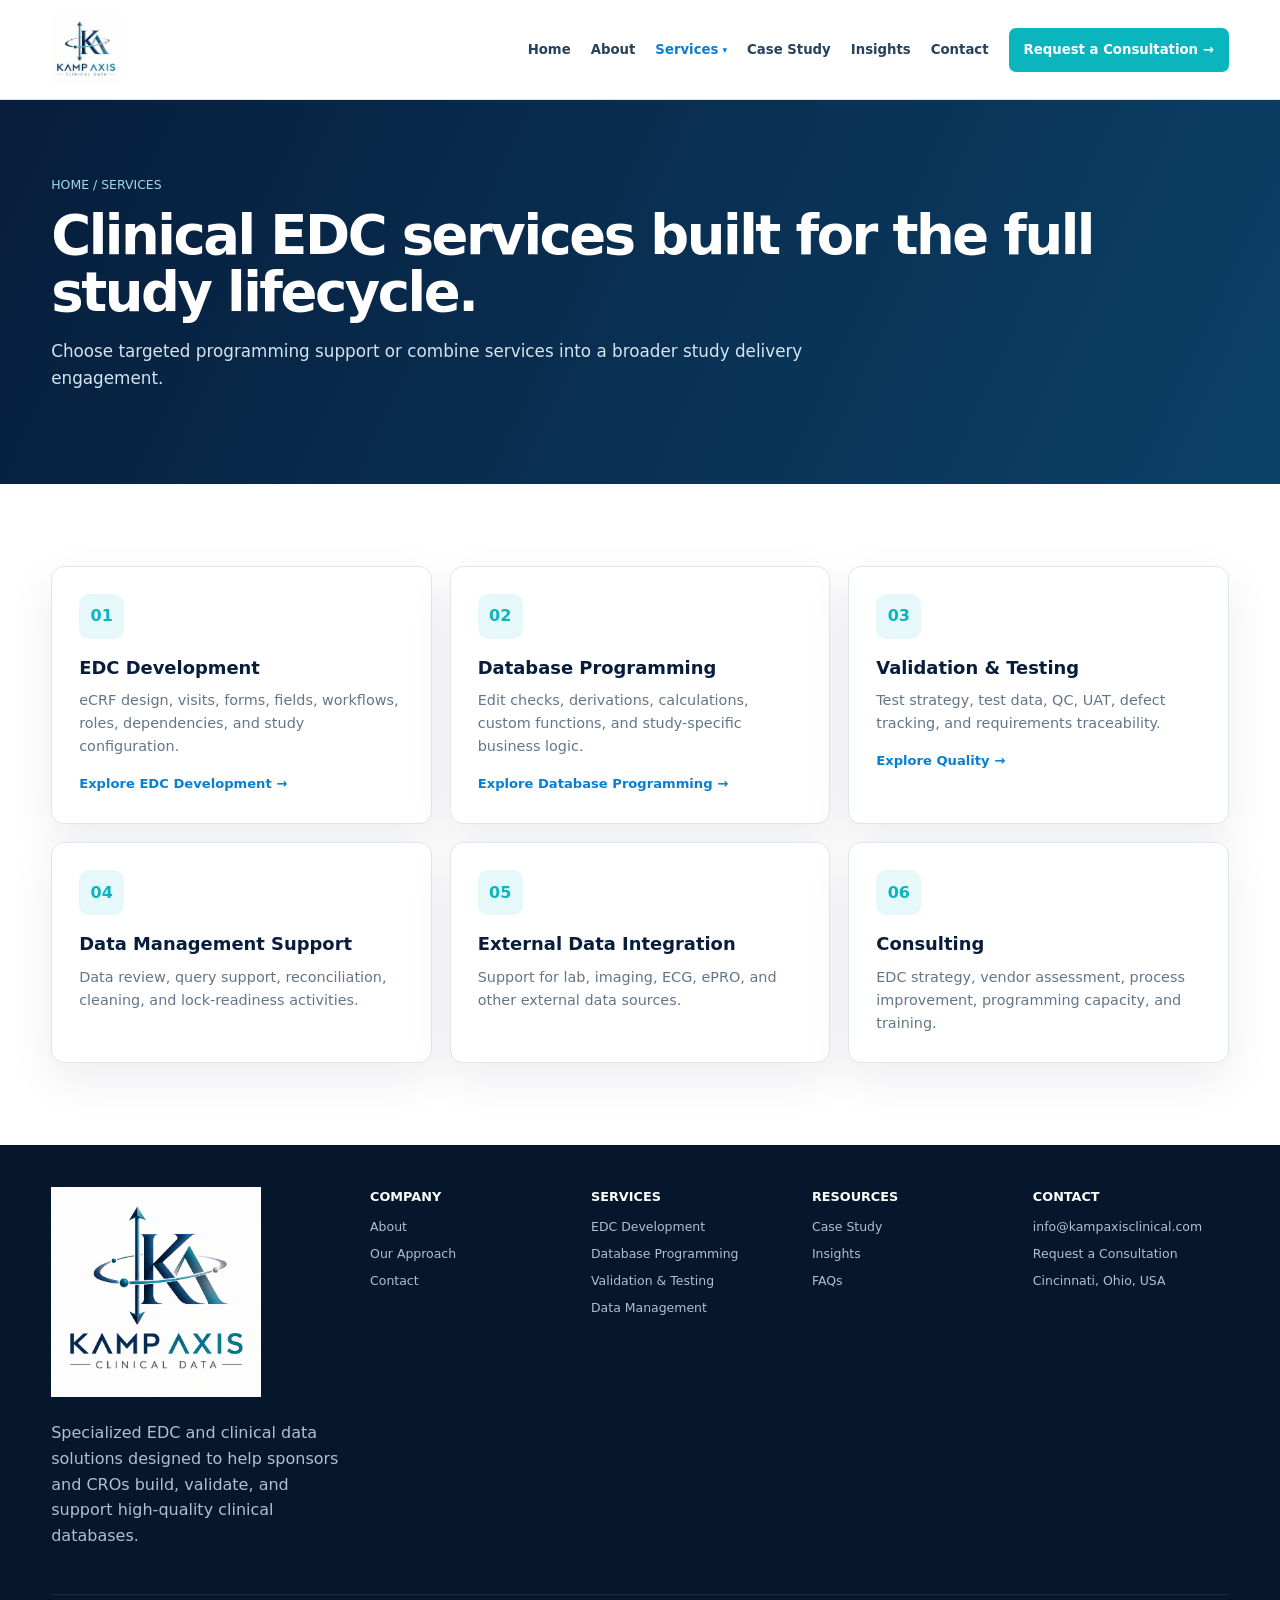
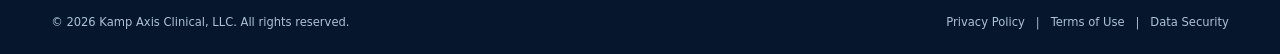
<file: services.html>
<!doctype html><html lang="en"><head><meta charset="utf-8"><meta name="viewport" content="width=device-width,initial-scale=1"><title>Services | Kamp Axis Clinical</title><meta name="description" content="Kamp Axis Clinical — clinical EDC development, database programming, validation, data management and consulting."><link rel="stylesheet" href="styles.css"></head><body>
<header><div class="container"><nav><a class="brand" href="index.html"><img src="kamp_axis_clinical_logo_full.svg" alt="Kamp Axis Clinical"></a><button class="menu" aria-label="Menu">☰</button><div class="nav"><a class="" href="index.html">Home</a><a class="" href="about.html">About</a><div class="nav-dropdown active-parent"><button class="nav-dropdown-toggle" type="button" aria-haspopup="true" aria-expanded="false">Services <span class="caret">&#9662;</span></button><div class="nav-dropdown-menu"><a class="active" href="services.html">Services Overview</a><a href="edc-development.html">EDC Development</a><a href="database-programming.html">Database Programming</a><a href="quality-compliance.html">Quality & Compliance</a></div></div><a class="" href="case-study.html">Case Study</a><a class="" href="insights.html">Insights</a><a class="" href="contact.html">Contact</a><a class="nav-cta" href="contact.html">Request a Consultation →</a></div></nav></div></header>
<main><section class="page-hero"><div class="container"><div class="breadcrumbs">HOME / SERVICES</div><h1>Clinical EDC services built for the full study lifecycle.</h1><p>Choose targeted programming support or combine services into a broader study delivery engagement.</p></div></section>
<section><div class="container"><div class="cards"><div class="card"><div class="icon">01</div><h3>EDC Development</h3><p>eCRF design, visits, forms, fields, workflows, roles, dependencies, and study configuration.</p><a href="edc-development.html">Explore EDC Development →</a></div><div class="card"><div class="icon">02</div><h3>Database Programming</h3><p>Edit checks, derivations, calculations, custom functions, and study-specific business logic.</p><a href="database-programming.html">Explore Database Programming →</a></div><div class="card"><div class="icon">03</div><h3>Validation & Testing</h3><p>Test strategy, test data, QC, UAT, defect tracking, and requirements traceability.</p><a href="quality-compliance.html">Explore Quality →</a></div><div class="card"><div class="icon">04</div><h3>Data Management Support</h3><p>Data review, query support, reconciliation, cleaning, and lock-readiness activities.</p></div><div class="card"><div class="icon">05</div><h3>External Data Integration</h3><p>Support for lab, imaging, ECG, ePRO, and other external data sources.</p></div><div class="card"><div class="icon">06</div><h3>Consulting</h3><p>EDC strategy, vendor assessment, process improvement, programming capacity, and training.</p></div></div></div></section></main>
<footer><div class="container"><div class="footer-grid"><div><img class="footer-logo" src="kamp_axis_clinical_logo_full.svg" alt="Kamp Axis Clinical"><p class="small">Specialized EDC and clinical data solutions designed to help sponsors and CROs build, validate, and support high-quality clinical databases.</p></div>
<div class="footer-col"><h4>COMPANY</h4><a href="about.html">About</a><a href="about.html#approach">Our Approach</a><a href="contact.html">Contact</a></div>
<div class="footer-col"><h4>SERVICES</h4><a href="services.html">EDC Development</a><a href="database-programming.html">Database Programming</a><a href="quality-compliance.html">Validation & Testing</a><a href="services.html">Data Management</a></div>
<div class="footer-col"><h4>RESOURCES</h4><a href="case-study.html">Case Study</a><a href="insights.html">Insights</a><a href="insights.html#faq">FAQs</a></div>
<div class="footer-col"><h4>CONTACT</h4><a href="mailto:info@kampaxisclinical.com">info@kampaxisclinical.com</a><a href="contact.html">Request a Consultation</a><a href="contact.html">Cincinnati, Ohio, USA</a></div></div>
<div class="footer-bottom"><div>© 2026 Kamp Axis Clinical, LLC. All rights reserved.</div><div><a href="privacy.html">Privacy Policy</a> &nbsp; | &nbsp; <a href="terms.html">Terms of Use</a> &nbsp; | &nbsp; <a href="security.html">Data Security</a></div></div></div></footer><script src="script.js"></script></body></html>
</file>
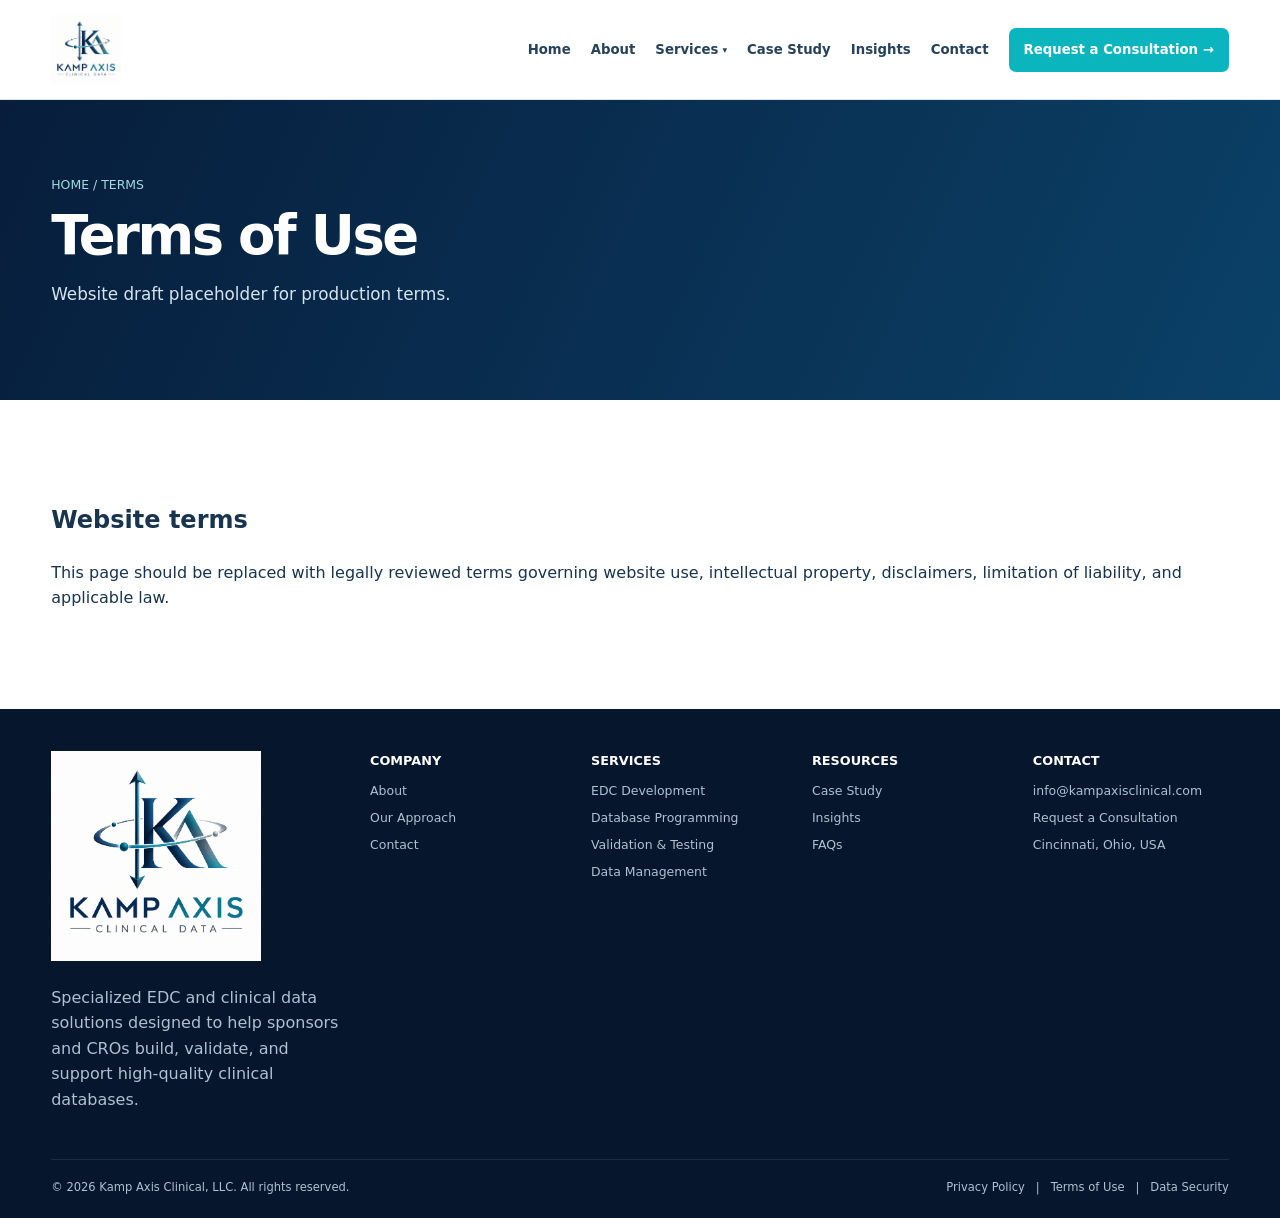
<file: terms.html>
<!doctype html><html lang="en"><head><meta charset="utf-8"><meta name="viewport" content="width=device-width,initial-scale=1"><title>Terms of Use | Kamp Axis Clinical</title><meta name="description" content="Kamp Axis Clinical — clinical EDC development, database programming, validation, data management and consulting."><link rel="stylesheet" href="styles.css"></head><body>
<header><div class="container"><nav><a class="brand" href="index.html"><img src="kamp_axis_clinical_logo_full.svg" alt="Kamp Axis Clinical"></a><button class="menu" aria-label="Menu">☰</button><div class="nav"><a class="" href="index.html">Home</a><a class="" href="about.html">About</a><div class="nav-dropdown"><button class="nav-dropdown-toggle" type="button" aria-haspopup="true" aria-expanded="false">Services <span class="caret">&#9662;</span></button><div class="nav-dropdown-menu"><a href="services.html">Services Overview</a><a href="edc-development.html">EDC Development</a><a href="database-programming.html">Database Programming</a><a href="quality-compliance.html">Quality & Compliance</a></div></div><a class="" href="case-study.html">Case Study</a><a class="" href="insights.html">Insights</a><a class="" href="contact.html">Contact</a><a class="nav-cta" href="contact.html">Request a Consultation →</a></div></nav></div></header>
<main><section class="page-hero"><div class="container"><div class="breadcrumbs">HOME / TERMS</div><h1>Terms of Use</h1><p>Website draft placeholder for production terms.</p></div></section><section><div class="container"><h2>Website terms</h2><p>This page should be replaced with legally reviewed terms governing website use, intellectual property, disclaimers, limitation of liability, and applicable law.</p></div></section></main>
<footer><div class="container"><div class="footer-grid"><div><img class="footer-logo" src="kamp_axis_clinical_logo_full.svg" alt="Kamp Axis Clinical"><p class="small">Specialized EDC and clinical data solutions designed to help sponsors and CROs build, validate, and support high-quality clinical databases.</p></div>
<div class="footer-col"><h4>COMPANY</h4><a href="about.html">About</a><a href="about.html#approach">Our Approach</a><a href="contact.html">Contact</a></div>
<div class="footer-col"><h4>SERVICES</h4><a href="services.html">EDC Development</a><a href="database-programming.html">Database Programming</a><a href="quality-compliance.html">Validation & Testing</a><a href="services.html">Data Management</a></div>
<div class="footer-col"><h4>RESOURCES</h4><a href="case-study.html">Case Study</a><a href="insights.html">Insights</a><a href="insights.html#faq">FAQs</a></div>
<div class="footer-col"><h4>CONTACT</h4><a href="mailto:info@kampaxisclinical.com">info@kampaxisclinical.com</a><a href="contact.html">Request a Consultation</a><a href="contact.html">Cincinnati, Ohio, USA</a></div></div>
<div class="footer-bottom"><div>© 2026 Kamp Axis Clinical, LLC. All rights reserved.</div><div><a href="privacy.html">Privacy Policy</a> &nbsp; | &nbsp; <a href="terms.html">Terms of Use</a> &nbsp; | &nbsp; <a href="security.html">Data Security</a></div></div></div></footer><script src="script.js"></script></body></html>
</file>
<file: styles.css>
:root{--navy:#071d3b;--navy2:#0b2d52;--blue:#087fd1;--teal:#0bb5bd;--cyan:#49d4d7;--ink:#18344f;--muted:#62768a;--bg:#f4f8fb;--line:#dce7ef;--white:#fff;--shadow:0 16px 45px rgba(7,29,59,.08)}
*{box-sizing:border-box}html{scroll-behavior:smooth}body{margin:0;font-family:Inter,ui-sans-serif,system-ui,-apple-system,BlinkMacSystemFont,"Segoe UI",Arial,sans-serif;color:var(--ink);line-height:1.6;background:#fff}a{color:inherit;text-decoration:none}.container{width:min(1180px,92%);margin:auto}
header{height:100px;background:rgba(255,255,255,.97);border-bottom:1px solid var(--line);position:sticky;top:0;z-index:100;backdrop-filter:blur(10px)}nav{height:100px;display:flex;align-items:center;justify-content:space-between;gap:25px}.brand img{height:70px;width:auto;display:block}.nav{display:flex;align-items:center;gap:20px;font-size:.83rem;font-weight:750;color:#27425c}.nav>a:hover,.nav .active{color:var(--blue)}.nav-cta{background:var(--teal);color:#fff!important;padding:11px 15px;border-radius:7px}.menu{display:none;background:none;border:0;font-size:1.7rem;color:var(--navy)}
.nav-dropdown{position:relative}.nav-dropdown-toggle{font:inherit;font-weight:750;color:#27425c;background:none;border:0;padding:0;display:inline-flex;align-items:center;gap:4px;cursor:pointer}.nav-dropdown-toggle .caret{font-size:.7em;transition:.15s}.nav-dropdown-toggle:hover,.nav-dropdown.active-parent .nav-dropdown-toggle{color:var(--blue)}.nav-dropdown.open .nav-dropdown-toggle .caret{transform:rotate(180deg)}
.nav-dropdown-menu{display:none;position:absolute;top:calc(100% + 18px);left:50%;transform:translateX(-50%);background:#fff;border:1px solid var(--line);border-radius:10px;box-shadow:var(--shadow);padding:8px;min-width:225px;flex-direction:column;gap:1px;z-index:150}
.nav-dropdown-menu a{display:block;padding:10px 12px;border-radius:6px;font-size:.83rem;font-weight:700;color:#27425c}.nav-dropdown-menu a:hover,.nav-dropdown-menu a.active{background:#eef7fa;color:var(--blue)}
.nav-dropdown.open .nav-dropdown-menu{display:flex}
@media(min-width:951px){.nav-dropdown:hover .nav-dropdown-menu{display:flex}}
@media(max-width:950px){.nav-dropdown-menu{position:static;transform:none;box-shadow:none;border:0;padding:2px 0 2px 14px;min-width:0}.nav-dropdown-toggle{width:100%;justify-content:space-between;padding:2px 0}}
.hero{background:linear-gradient(115deg,#061a36,#06345d 62%,#08788d);color:#fff;overflow:hidden}.hero-grid{min-height:570px;display:grid;grid-template-columns:1fr 1fr;align-items:center;gap:35px}.eyebrow{font-size:.75rem;font-weight:900;letter-spacing:.17em;color:var(--cyan);text-transform:uppercase}.hero h1{font-size:clamp(2.8rem,5vw,5rem);line-height:1.01;letter-spacing:-.055em;margin:16px 0}.hero h1 span{color:#20c5cd}.hero p{font-size:1.05rem;color:#d9e7f2;max-width:650px}.actions{display:flex;gap:12px;flex-wrap:wrap;margin-top:27px}.btn{display:inline-block;padding:13px 19px;border-radius:8px;font-weight:850}.btn-primary{background:var(--teal);color:#fff}.btn-outline{border:1px solid #b9d7e5;color:#fff}.hero-panel{background:#fff;border:6px solid #d8e8ef;border-radius:15px;box-shadow:0 30px 80px rgba(0,0,0,.3);color:var(--ink);padding:18px;transform:rotate(1deg)}.panel-title{font-weight:900;color:var(--navy);border-bottom:1px solid var(--line);padding-bottom:10px}.panel-tabs{display:flex;gap:6px;flex-wrap:wrap;margin:12px 0}.panel-tabs span{font-size:.68rem;background:#edf7fa;border-radius:5px;padding:4px 7px}.metrics{display:grid;grid-template-columns:repeat(2,1fr);gap:10px}.metric{border:1px solid var(--line);padding:12px;border-radius:8px;font-size:.72rem}.metric b{font-size:1.35rem;color:var(--teal);display:block}
.trust{border-bottom:1px solid var(--line);background:#fff}.trust-grid{display:grid;grid-template-columns:repeat(5,1fr);padding:23px 0}.trust-item{padding:0 18px;border-right:1px solid var(--line);font-size:.78rem;color:var(--muted)}.trust-item:last-child{border:0}.trust-item strong{display:block;color:var(--navy);font-size:.92rem;margin-bottom:3px}
section{padding:82px 0}.section-head{max-width:760px;margin:0 auto 43px;text-align:center}.section-head h2{color:var(--navy);font-size:2.35rem;line-height:1.1;letter-spacing:-.04em;margin:0 0 13px}.section-head p{color:var(--muted);margin:0}.cards{display:grid;grid-template-columns:repeat(3,1fr);gap:18px}.card{border:1px solid var(--line);border-radius:13px;padding:27px;background:#fff;box-shadow:var(--shadow);transition:.2s}.card:hover{transform:translateY(-3px)}.icon{width:45px;height:45px;border-radius:10px;background:#e7f8fa;color:var(--teal);display:grid;place-items:center;font-weight:900}.card h3{color:var(--navy);margin:15px 0 7px;font-size:1.12rem}.card p{color:var(--muted);font-size:.9rem;margin:0}.card a{display:inline-block;color:var(--blue);font-weight:800;font-size:.82rem;margin-top:15px}
.band{background:var(--bg)}.steps{display:grid;grid-template-columns:repeat(6,1fr);gap:10px}.step{background:#fff;border:1px solid var(--line);border-radius:10px;padding:18px}.step-num{color:var(--teal);font-weight:900}.step h3{font-size:.98rem;color:var(--navy);margin:6px 0}.step p{font-size:.78rem;color:var(--muted);margin:0}
.dark{background:var(--navy);color:#fff}.dark .section-head h2{color:#fff}.dark .section-head p{color:#bfd0df}.quality-grid{display:grid;grid-template-columns:1fr 1fr;gap:55px;align-items:center}.quality-copy h2{font-size:2.5rem;line-height:1.1;margin:0 0 15px}.quality-copy p{color:#c7d7e5}.checks{display:grid;grid-template-columns:1fr 1fr;gap:11px}.check{padding:14px;border:1px solid #ffffff20;border-radius:9px;background:#ffffff08}.check span{color:var(--cyan);font-weight:900;margin-right:8px}
.page-hero{background:linear-gradient(115deg,#071d3b,#0b4168);color:#fff;padding:75px 0}.page-hero h1{font-size:3.4rem;line-height:1.05;letter-spacing:-.045em;margin:12px 0}.page-hero p{max-width:760px;color:#d5e4ef;font-size:1.05rem}.breadcrumbs{font-size:.78rem;color:#9fdbe0;margin-bottom:12px}.split{display:grid;grid-template-columns:1fr 1fr;gap:55px;align-items:center}.split h2{font-size:2.25rem;line-height:1.1;color:var(--navy)}.split p{color:var(--muted)}.feature-box{background:var(--bg);border:1px solid var(--line);border-radius:15px;padding:30px}.feature-box ul{padding-left:20px;color:var(--muted)}.feature-box li{margin:9px 0}
.platforms{display:flex;justify-content:center;gap:10px;flex-wrap:wrap}.pill{border:1px solid var(--line);border-radius:999px;padding:12px 18px;background:#fff;color:var(--navy);font-weight:800}.note{font-size:.78rem;color:var(--muted);text-align:center;margin-top:18px}
.case{display:grid;grid-template-columns:1fr 1fr;gap:25px}.case-card{border:1px solid var(--line);border-radius:14px;padding:28px;background:#fff;box-shadow:var(--shadow)}.case-card h3{color:var(--navy)}.results{display:grid;grid-template-columns:repeat(3,1fr);gap:10px;margin-top:20px}.result{background:#eef9fa;padding:15px;border-radius:9px;text-align:center}.result b{display:block;font-size:1.45rem;color:var(--teal)}
.article-grid{display:grid;grid-template-columns:repeat(3,1fr);gap:18px}.article{border:1px solid var(--line);border-radius:13px;padding:24px}.article .tag{color:var(--teal);font-weight:900;font-size:.72rem;text-transform:uppercase;letter-spacing:.1em}.article h3{color:var(--navy);line-height:1.25}.article p{color:var(--muted);font-size:.88rem}.article a{color:var(--blue);font-weight:850}
.form-wrap{background:linear-gradient(135deg,#eef9fb,#f5f9fc)}.contact-grid{display:grid;grid-template-columns:.9fr 1.1fr;gap:45px}.contact-info h2{font-size:2.4rem;line-height:1.1;color:var(--navy)}.contact-info p{color:var(--muted)}form{display:grid;gap:12px;background:#fff;padding:32px;border:1px solid var(--line);border-radius:14px;box-shadow:var(--shadow)}label{font-size:.8rem;font-weight:800;color:var(--navy)}input,select,textarea{font:inherit;padding:12px 13px;border:1px solid #cbd9e4;border-radius:8px;width:100%;margin-top:5px}textarea{min-height:130px;resize:vertical}button{font:inherit;border:0;background:var(--navy);color:#fff;border-radius:8px;padding:14px;font-weight:900;cursor:pointer}.form-status{display:none;padding:12px;background:#e8f8fa;color:#12636a;border-radius:8px;font-size:.86rem}
.faq{max-width:850px;margin:auto}.faq-item{border-bottom:1px solid var(--line)}.faq-q{width:100%;display:flex;justify-content:space-between;background:none;color:var(--navy);padding:19px 0;text-align:left;font-weight:850}.faq-a{display:none;color:var(--muted);padding:0 0 18px}.faq-item.open .faq-a{display:block}
footer{background:#05162d;color:#aec1d2;padding:42px 0 22px}.footer-grid{display:grid;grid-template-columns:1.5fr repeat(4,1fr);gap:25px}.footer-logo{width:210px}.footer-col h4{color:#fff;font-size:.8rem;margin:0 0 10px}.footer-col a{display:block;font-size:.78rem;margin:7px 0}.footer-col a:hover{color:#fff}.footer-bottom{border-top:1px solid #ffffff18;margin-top:30px;padding-top:18px;display:flex;justify-content:space-between;gap:20px;flex-wrap:wrap;font-size:.72rem}
@media(max-width:950px){.nav{display:none}.menu{display:block}.hero-grid,.quality-grid,.split,.contact-grid,.case{grid-template-columns:1fr}.trust-grid{grid-template-columns:repeat(2,1fr)}.steps{grid-template-columns:repeat(3,1fr)}.cards,.article-grid{grid-template-columns:1fr 1fr}.footer-grid{grid-template-columns:1fr 1fr}.hero-panel{max-width:650px;margin:auto}}
@media(max-width:600px){section{padding:62px 0}.brand img{height:72px}.trust-grid,.cards,.steps,.article-grid,.checks,.results,.footer-grid{grid-template-columns:1fr}.page-hero h1{font-size:2.6rem}.hero h1{font-size:3rem}.hero-grid{padding:55px 0}.footer-bottom{display:block}.footer-bottom div{margin-top:8px}}
</file>
